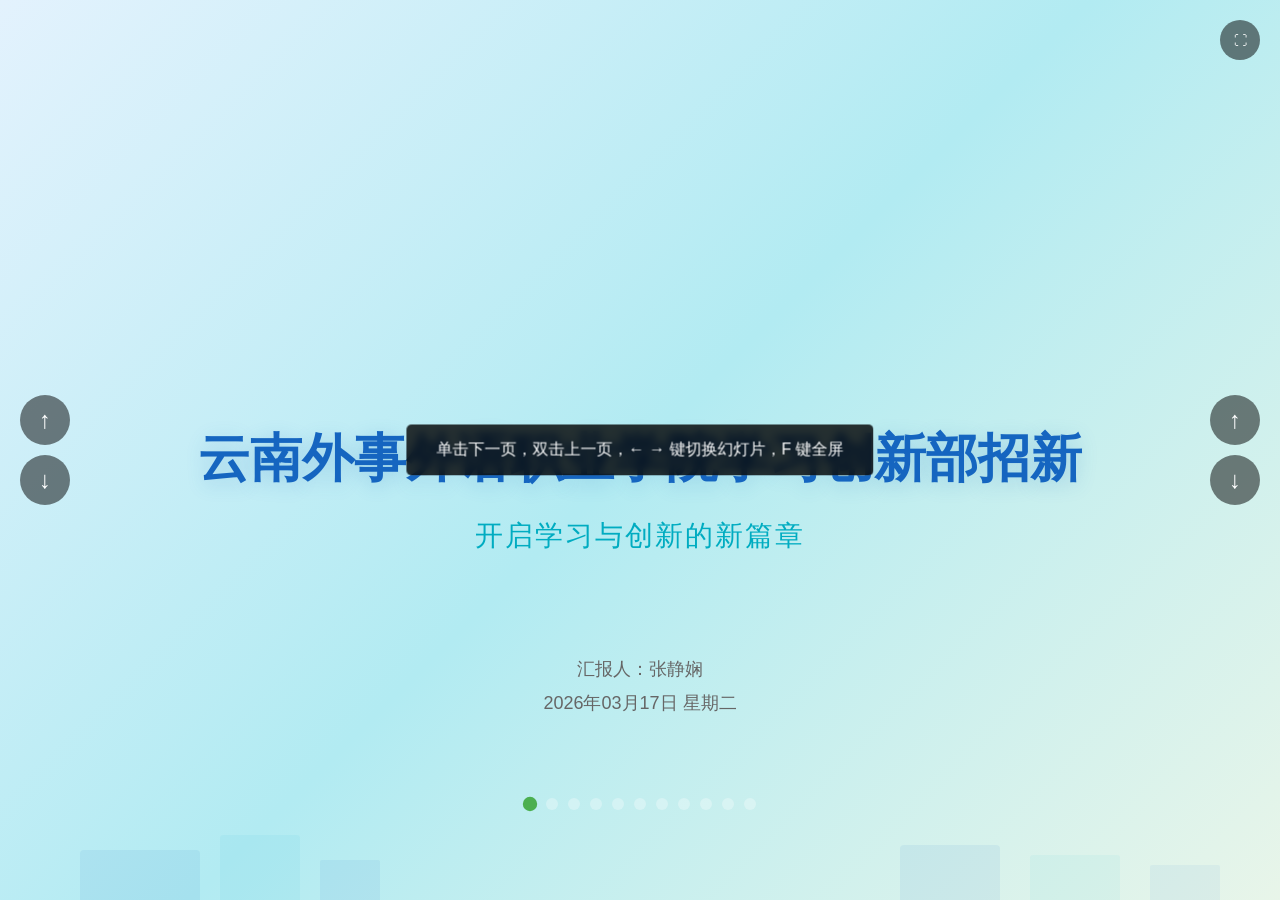
<file: index.html>
<!DOCTYPE html>
<html lang="zh-CN">
<head>
    <meta charset="UTF-8">
    <meta name="viewport" content="width=device-width, initial-scale=1.0">
    <title>张静娴PPT</title>
    <link rel="stylesheet" href="styles.css">
</head>
<body>
    <div class="container">
        <div class="slideshow" id="slideshow">
            <!-- 幻灯片将通过JavaScript动态添加 -->
        </div>
    </div>
    
    <div class="progress">
        <div class="progress-bar" id="progressBar"></div>
    </div>
    
    <div class="slide-indicators" id="slideIndicators">
        <!-- 这里将添加幻灯片指示器 -->
    </div>
    
    <!-- 左侧上下导航按钮 -->
    <div class="nav-buttons left-nav">
        <button class="nav-btn up-btn" id="leftUpBtn">↑</button>
        <button class="nav-btn down-btn" id="leftDownBtn">↓</button>
    </div>
    
    <!-- 右侧上下导航按钮 -->
    <div class="nav-buttons right-nav">
        <button class="nav-btn up-btn" id="rightUpBtn">↑</button>
        <button class="nav-btn down-btn" id="rightDownBtn">↓</button>
    </div>
    
    <button class="fullscreen-btn" id="fullscreenBtn">⛶</button>

    <script>
        // 幻灯片数据
        const slides = [
            { src: 'html_files/file1.html', alt: '幻灯片 1' },
            { src: 'html_files/file2.html', alt: '幻灯片 2' },
            { src: 'html_files/file3.html', alt: '幻灯片 3' },
            { src: 'html_files/file4.html', alt: '幻灯片 4' },
            { src: 'html_files/file5.html', alt: '幻灯片 5' },
            { src: 'html_files/file6.html', alt: '幻灯片 6' },
            { src: 'html_files/file7.html', alt: '幻灯片 7' },
            { src: 'html_files/file8.html', alt: '幻灯片 8' },
            { src: 'html_files/file9.html', alt: '幻灯片 9' },
            { src: 'html_files/file10.html', alt: '幻灯片 10' },
            { src: 'html_files/file11.html', alt: '幻灯片 11' }
        ];
        
        // DOM元素
        const slideshow = document.getElementById('slideshow');
        const slideIndicators = document.getElementById('slideIndicators');
        const progressBar = document.getElementById('progressBar');
        const fullscreenBtn = document.getElementById('fullscreenBtn');
        
        // 全局变量
        let currentSlide = 0;
        
        // 初始化幻灯片
        function initSlides() {
            slideshow.innerHTML = '';
            slideIndicators.innerHTML = '';
            
            if (slides.length === 0) {
                const noSlidesMessage = document.createElement('div');
                noSlidesMessage.textContent = '没有找到幻灯片，请检查图片路径';
                noSlidesMessage.style.cssText = `
                    position: absolute;
                    top: 50%;
                    left: 50%;
                    transform: translate(-50%, -50%);
                    color: #fff;
                    font-size: 18px;
                    text-align: center;
                `;
                slideshow.appendChild(noSlidesMessage);
                return;
            }
            
            slides.forEach((slide, index) => {
                // 创建幻灯片元素
                const slideElement = document.createElement('div');
                slideElement.classList.add('slide');
                slideElement.dataset.index = index;
                
                // 设置样式
                slideElement.style.position = 'absolute';
                slideElement.style.top = '0';
                slideElement.style.left = '0';
                slideElement.style.width = '100%';
                slideElement.style.height = '100%';
                slideElement.style.opacity = index === currentSlide ? '1' : '0';
                slideElement.style.zIndex = index === currentSlide ? '1' : '0';
                slideElement.style.transition = 'opacity 0.5s ease';
                
                // 创建加载中动画
                const spinnerElement = document.createElement('div');
                spinnerElement.classList.add('loading-spinner');
                slideElement.appendChild(spinnerElement);
                
                // 创建iframe元素
                const iframeElement = document.createElement('iframe');
                iframeElement.src = slide.src;
                iframeElement.alt = slide.alt;
                iframeElement.style.width = '100%';
                iframeElement.style.height = '100%';
                iframeElement.style.border = 'none';
                iframeElement.style.background = '#fff';
                
                // 处理iframe加载
                iframeElement.onload = function() {
                    spinnerElement.style.display = 'none';
                };
                
                iframeElement.onerror = function() {
                    spinnerElement.style.display = 'none';
                    this.src = 'data:text/html;charset=utf-8,%3Chtml%3E%3Cbody%3E%3Cdiv style%3D%22display%3Aflex%3Bjustify-content%3Acenter%3Balign-items%3Acenter%3Bheight%3A100%25%3Bfont-size%3A20px%3Bcolor%3A%23666%22%3EHTML文件加载失败%3C%2Fdiv%3E%3C%2Fbody%3E%3C%2Fhtml%3E';
                };
                
                slideElement.appendChild(iframeElement);
                slideshow.appendChild(slideElement);
                
                // 创建指示器
                const indicator = document.createElement('div');
                indicator.classList.add('indicator');
                indicator.dataset.index = index;
                if (index === currentSlide) {
                    indicator.classList.add('active');
                }
                
                indicator.addEventListener('click', () => {
                    goToSlide(index);
                });
                
                slideIndicators.appendChild(indicator);
            });
        }
        
        // 切换到指定幻灯片
        function goToSlide(newIndex) {
            // 循环索引处理
            if (newIndex < 0) {
                newIndex = slides.length - 1;
            } else if (newIndex >= slides.length) {
                newIndex = 0;
            }
            
            // 避免不必要的切换
            if (newIndex === currentSlide) {
                return;
            }
            
            // 获取所有幻灯片
            const allSlides = document.querySelectorAll('.slide');
            
            // 隐藏所有幻灯片
            allSlides.forEach((slide, index) => {
                slide.style.opacity = '0';
                slide.style.zIndex = '0';
            });
            
            // 显示目标幻灯片
            if (newIndex >= 0 && newIndex < allSlides.length) {
                allSlides[newIndex].style.opacity = '1';
                allSlides[newIndex].style.zIndex = '1';
                currentSlide = newIndex;
                
                // 更新指示器
                updateIndicators();
                
                // 重置进度条
                resetProgressBar();
                
                // 显示提示信息
                showTempMessage(`第 ${currentSlide + 1} 张 / 共 ${slides.length} 张`, 500);
            }
        }
        
        // 上一张幻灯片
        function prevSlide() {
            goToSlide(currentSlide - 1);
        }
        
        // 下一张幻灯片
        function nextSlide() {
            goToSlide(currentSlide + 1);
        }
        
        // 更新指示器
        function updateIndicators() {
            const indicators = document.querySelectorAll('.indicator');
            indicators.forEach((indicator, index) => {
                if (index === currentSlide) {
                    indicator.classList.add('active');
                } else {
                    indicator.classList.remove('active');
                }
            });
        }
        
        // 重置进度条
        function resetProgressBar() {
            if (progressBar) {
                progressBar.style.width = '0%';
            }
        }
        
        // 切换全屏模式
        function toggleFullscreen() {
            if (!document.fullscreenElement && !document.mozFullScreenElement && !document.webkitFullscreenElement && !document.msFullscreenElement) {
                // 尝试不同浏览器的全屏API
                if (document.documentElement.requestFullscreen) {
                    document.documentElement.requestFullscreen().catch(err => {
                        handleFullscreenError(err);
                    });
                } else if (document.documentElement.mozRequestFullScreen) {
                    document.documentElement.mozRequestFullScreen().catch(err => {
                        handleFullscreenError(err);
                    });
                } else if (document.documentElement.webkitRequestFullscreen) {
                    // 对于iOS设备，需要特殊处理
                    if (/iPad|iPhone|iPod/.test(navigator.userAgent) && !window.MSStream) {
                        showTempMessage('在iOS设备上，请使用屏幕旋转锁定并最大化浏览器窗口', 3000);
                    } else {
                        document.documentElement.webkitRequestFullscreen().catch(err => {
                            handleFullscreenError(err);
                        });
                    }
                } else if (document.documentElement.msRequestFullscreen) {
                    document.documentElement.msRequestFullscreen().catch(err => {
                        handleFullscreenError(err);
                    });
                } else {
                    showTempMessage('您的浏览器不支持全屏模式', 2000);
                }
            } else {
                if (document.exitFullscreen) {
                    document.exitFullscreen();
                } else if (document.mozCancelFullScreen) {
                    document.mozCancelFullScreen();
                } else if (document.webkitExitFullscreen) {
                    document.webkitExitFullscreen();
                } else if (document.msExitFullscreen) {
                    document.msExitFullscreen();
                }
            }
        }
        
        // 处理全屏错误
        function handleFullscreenError(err) {
            console.error('全屏错误:', err);
            // 根据错误类型显示不同的提示
            if (err.name === 'NotAllowedError') {
                showTempMessage('需要用户交互才能切换全屏模式', 2000);
            } else if (err.name === 'SecurityError') {
                showTempMessage('安全限制阻止了全屏模式', 2000);
            } else {
                showTempMessage('无法切换全屏模式', 2000);
            }
        }
        
        // 显示临时消息
        function showTempMessage(message, duration = 2000) {
            let messageElement = document.getElementById('tempMessage');
            
            if (!messageElement) {
                messageElement = document.createElement('div');
                messageElement.id = 'tempMessage';
                messageElement.style.cssText = `
                    position: fixed;
                    top: 50%;
                    left: 50%;
                    transform: translate(-50%, -50%);
                    background-color: rgba(0, 0, 0, 0.8);
                    color: white;
                    padding: 15px 30px;
                    border-radius: 5px;
                    z-index: 1000;
                    font-size: 16px;
                    backdrop-filter: blur(5px);
                    transition: opacity 0.3s, transform 0.3s;
                `;
                document.body.appendChild(messageElement);
            }
            
            messageElement.textContent = message;
            messageElement.style.opacity = '1';
            messageElement.style.transform = 'translate(-50%, -50%) scale(1)';
            
            setTimeout(() => {
                messageElement.style.opacity = '0';
                messageElement.style.transform = 'translate(-50%, -50%) scale(0.8)';
                
                setTimeout(() => {
                    if (messageElement.parentNode) {
                        messageElement.parentNode.removeChild(messageElement);
                    }
                }, 300);
            }, duration);
        }
        
        // 初始化事件监听器
        function initEventListeners() {
            // 全屏按钮
            fullscreenBtn.addEventListener('click', toggleFullscreen);
            
            // 导航按钮
            const leftUpBtn = document.getElementById('leftUpBtn');
            const leftDownBtn = document.getElementById('leftDownBtn');
            const rightUpBtn = document.getElementById('rightUpBtn');
            const rightDownBtn = document.getElementById('rightDownBtn');
            
            if (leftUpBtn) leftUpBtn.addEventListener('click', prevSlide);
            if (leftDownBtn) leftDownBtn.addEventListener('click', nextSlide);
            if (rightUpBtn) rightUpBtn.addEventListener('click', prevSlide);
            if (rightDownBtn) rightDownBtn.addEventListener('click', nextSlide);
            
            // 点击事件
            document.addEventListener('click', (e) => {
                if (e.target.classList.contains('nav-btn') || e.target.classList.contains('fullscreen-btn')) {
                    return;
                }
                nextSlide();
            });
            
            // 双击事件
            document.addEventListener('dblclick', (e) => {
                if (e.target.classList.contains('nav-btn') || e.target.classList.contains('fullscreen-btn')) {
                    return;
                }
                prevSlide();
            });
            
            // 键盘事件
            document.addEventListener('keydown', (e) => {
                if (e.target.tagName === 'INPUT' || e.target.tagName === 'TEXTAREA' || e.target.isContentEditable) {
                    return;
                }
                
                switch (e.key) {
                    case 'ArrowLeft':
                        prevSlide();
                        break;
                    case 'ArrowRight':
                        nextSlide();
                        break;
                    case 'f':
                    case 'F':
                        toggleFullscreen();
                        break;
                    case 'Escape':
                        if (document.fullscreenElement) {
                            document.exitFullscreen();
                        }
                        break;
                    case '1':
                    case '2':
                    case '3':
                    case '4':
                    case '5':
                    case '6':
                    case '7':
                    case '8':
                    case '9':
                        const slideNum = parseInt(e.key) - 1;
                        if (slideNum >= 0 && slideNum < slides.length) {
                            goToSlide(slideNum);
                        }
                        break;
                }
            });
            
            // 全屏状态变化 - 支持不同浏览器
            document.addEventListener('fullscreenchange', updateFullscreenButton);
            document.addEventListener('mozfullscreenchange', updateFullscreenButton);
            document.addEventListener('webkitfullscreenchange', updateFullscreenButton);
            document.addEventListener('MSFullscreenChange', updateFullscreenButton);
            
            function updateFullscreenButton() {
                if (document.fullscreenElement || document.mozFullScreenElement || document.webkitFullscreenElement || document.msFullscreenElement) {
                    fullscreenBtn.textContent = '⤦';
                } else {
                    fullscreenBtn.textContent = '⛶';
                }
            }
        }
        
        // 初始化
        function init() {
            initSlides();
            initEventListeners();
            
            // 显示使用提示
            setTimeout(() => {
                showTempMessage('单击下一页，双击上一页，← → 键切换幻灯片，F 键全屏', 3000);
            }, 1000);
        }
        
        // 页面加载完成后初始化
        if (document.readyState === 'loading') {
            window.addEventListener('DOMContentLoaded', init);
        } else {
            init();
        }
    </script>
</body>
</html>
</file>
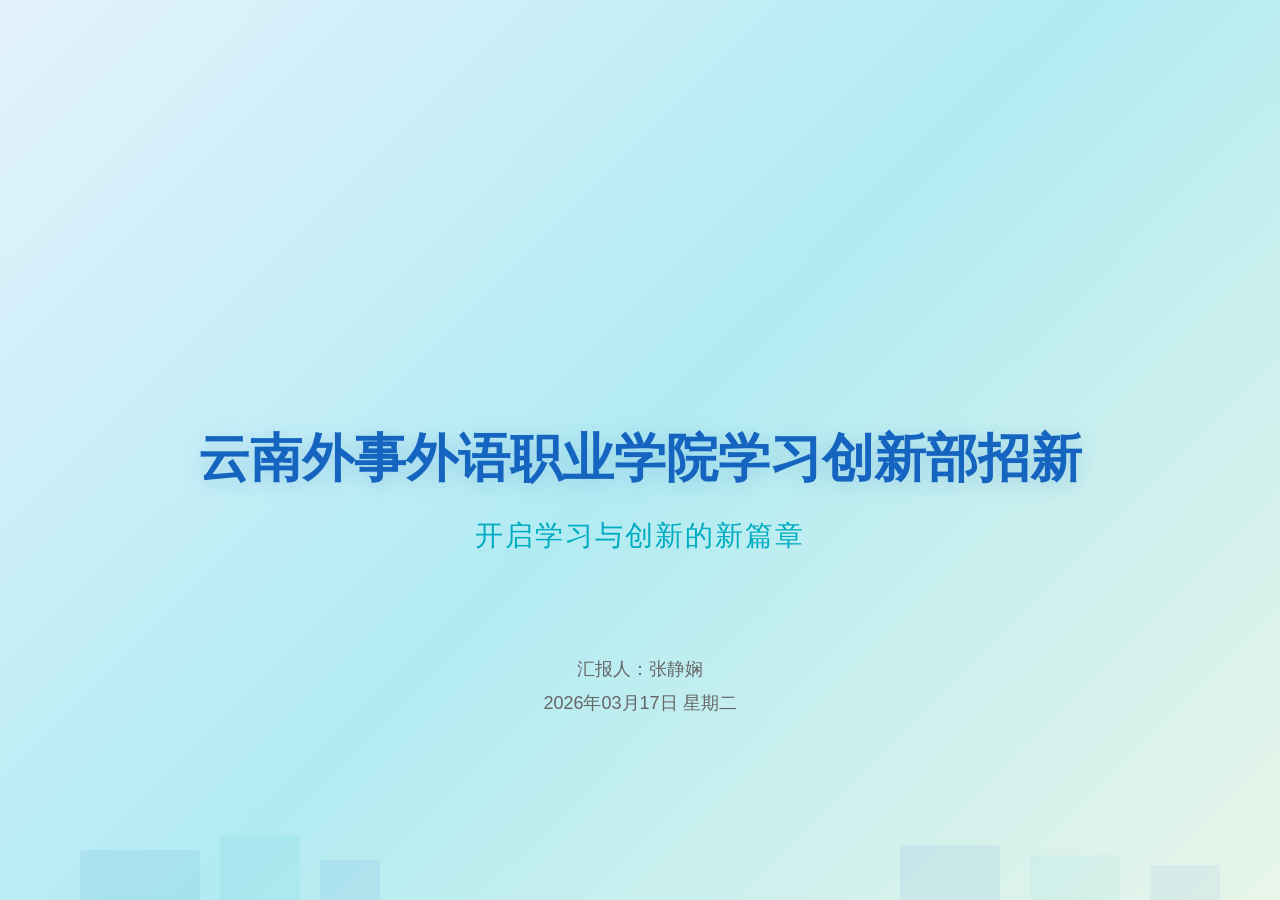
<file: html_files/file1.html>
<!DOCTYPE html>
<html lang="zh-CN">
<head>
  <meta charset="UTF-8">
  <meta name="viewport" content="width=device-width, initial-scale=1.0">
  <title>云南外事外语职业学院学习创新部招新</title>
  <script src="https://qn.cache.wpscdn.cn/copilot-test/copilot-cdn/js/tailwindcss@3.4.17.js"></script>
  <link href="https://qn.cache.wpscdn.cn/copilot-test/copilot-cdn/css/fontawesome-free@6.4.0.css" rel="stylesheet" />
  <style>
    * {
      margin: 0;
      padding: 0;
      list-style: none;
      text-decoration: none;
      box-sizing: border-box;
      user-select: none;
    }
    
    html, body {
      width: 100%;
      height: 100%;
      overflow: hidden;
    }
    
    .slide-container {
      width: 100vw;
      height: 100vh;
      display: flow-root;
      position: relative;
      overflow: hidden;
      background: linear-gradient(135deg, #E3F2FD 0%, #B2EBF2 50%, #E8F5E9 100%);
    }
    
    .slide-container h1 {
      font-family: "Microsoft YaHei", "SimHei", Arial, sans-serif !important;
      font-size: 52px !important;
      font-weight: 700 !important;
      line-height: 1.3 !important;
      color: #1565C0 !important;
      text-shadow: 0 4px 20px rgba(21, 101, 192, 0.2);
      text-align: center;
      max-width: 900px;
    }
    
    .slide-container h2 {
      font-family: "Microsoft YaHei", "SimHei", Arial, sans-serif !important;
      font-size: 28px !important;
      font-weight: 400 !important;
      line-height: 1.4 !important;
      color: #00ACC1 !important;
      text-align: center;
      letter-spacing: 2px;
    }
    
    .slide-container p {
      font-family: "Microsoft YaHei", "SimHei", Arial, sans-serif !important;
      font-size: 18px !important;
      font-weight: 400 !important;
      color: #666666 !important;
      text-align: center;
    }
    
    .slide-content-wrapper {
      position: relative;
      z-index: 10;
      width: 100%;
      height: 100%;
      display: flex;
      flex-direction: column;
      justify-content: center;
      align-items: center;
    }
    
    .slide-main-area {
      padding-top: 80px;
      display: flex;
      flex-direction: column;
      justify-content: flex-start;
      align-items: center;
    }
    
    .slide-subtitle {
      padding-top: 24px;
    }
    
    .slide-date-area {
      position: absolute;
      bottom: 160px;
      left: 0;
      width: 100%;
      height: 80px;
      display: flex;
      flex-direction: column;
      justify-content: center;
      align-items: center;
    }
    
    .slide-speaker {
      font-family: "Microsoft YaHei", "SimHei", Arial, sans-serif !important;
      font-size: 16px !important;
      font-weight: 400 !important;
      color: #666666 !important;
      text-align: center;
      padding-bottom: 10px;
    }
    
    .slide-date-inner {
      padding-bottom: 28px;
    }
    
    .slide-icon-decor {
      position: absolute;
      z-index: 1;
    }
    
    .slide-icon-top-left {
      top: 80px;
      left: 60px;
      font-size: 48px;
      color: #1565C0;
      opacity: 0.18;
    }
    
    .slide-icon-top-right {
      top: 70px;
      right: 80px;
      font-size: 56px;
      color: #00ACC1;
      opacity: 0.15;
    }
    
    .slide-icon-bottom-left {
      bottom: 120px;
      left: 100px;
      font-size: 40px;
      color: #00ACC1;
      opacity: 0.12;
    }
    
    .slide-icon-bottom-right {
      bottom: 100px;
      right: 120px;
      font-size: 44px;
      color: #FF6D00;
      opacity: 0.14;
    }
    
    .slide-building-decor {
      position: absolute;
      bottom: 0;
      left: 0;
      width: 100%;
      height: 80px;
      z-index: 0;
    }
    
    .slide-building-1 {
      position: absolute;
      left: 80px;
      bottom: 0;
      width: 120px;
      height: 50px;
      background-color: #1565C0;
      opacity: 0.08;
      border-radius: 4px 4px 0 0;
    }
    
    .slide-building-2 {
      position: absolute;
      left: 220px;
      bottom: 0;
      width: 80px;
      height: 65px;
      background-color: #00ACC1;
      opacity: 0.06;
      border-radius: 3px 3px 0 0;
    }
    
    .slide-building-3 {
      position: absolute;
      left: 320px;
      bottom: 0;
      width: 60px;
      height: 40px;
      background-color: #1565C0;
      opacity: 0.07;
      border-radius: 2px 2px 0 0;
    }
    
    .slide-building-4 {
      position: absolute;
      right: 280px;
      bottom: 0;
      width: 100px;
      height: 55px;
      background-color: #1565C0;
      opacity: 0.07;
      border-radius: 4px 4px 0 0;
    }
    
    .slide-building-5 {
      position: absolute;
      right: 160px;
      bottom: 0;
      width: 90px;
      height: 45px;
      background-color: #00ACC1;
      opacity: 0.05;
      border-radius: 3px 3px 0 0;
    }
    
    .slide-building-6 {
      position: absolute;
      right: 60px;
      bottom: 0;
      width: 70px;
      height: 35px;
      background-color: #1565C0;
      opacity: 0.06;
      border-radius: 2px 2px 0 0;
    }
    
    /* 响应式设计 */
    @media (max-width: 768px) {
      .slide-container h1 {
        font-size: 36px !important;
        max-width: 90%;
      }
      
      .slide-container h2 {
        font-size: 20px !important;
      }
      
      .slide-container p {
        font-size: 14px !important;
      }
      
      .slide-main-area {
        padding-top: 40px;
      }
      
      .slide-date-area {
        bottom: 100px;
      }
      
      .slide-icon-top-left {
        top: 40px;
        left: 30px;
        font-size: 32px;
      }
      
      .slide-icon-top-right {
        top: 30px;
        right: 40px;
        font-size: 36px;
      }
      
      .slide-icon-bottom-left {
        bottom: 80px;
        left: 50px;
        font-size: 28px;
      }
      
      .slide-icon-bottom-right {
        bottom: 60px;
        right: 60px;
        font-size: 32px;
      }
      
      .slide-building-1 {
        left: 40px;
        width: 80px;
        height: 40px;
      }
      
      .slide-building-2 {
        left: 120px;
        width: 60px;
        height: 50px;
      }
      
      .slide-building-3 {
        left: 180px;
        width: 40px;
        height: 30px;
      }
      
      .slide-building-4 {
        right: 140px;
        width: 70px;
        height: 40px;
      }
      
      .slide-building-5 {
        right: 80px;
        width: 60px;
        height: 35px;
      }
      
      .slide-building-6 {
        right: 30px;
        width: 50px;
        height: 25px;
      }
    }
    
    @media (max-width: 480px) {
      .slide-container h1 {
        font-size: 28px !important;
        line-height: 1.2 !important;
      }
      
      .slide-container h2 {
        font-size: 16px !important;
      }
      
      .slide-container p {
        font-size: 12px !important;
      }
      
      .slide-main-area {
        padding-top: 20px;
      }
      
      .slide-subtitle {
        padding-top: 16px;
      }
      
      .slide-date-area {
        bottom: 80px;
      }
      
      .slide-icon-top-left,
      .slide-icon-top-right,
      .slide-icon-bottom-left,
      .slide-icon-bottom-right {
        display: none;
      }
      
      .slide-building-decor {
        height: 40px;
      }
      
      .slide-building-1 {
        left: 20px;
        width: 60px;
        height: 30px;
      }
      
      .slide-building-2 {
        left: 80px;
        width: 40px;
        height: 35px;
      }
      
      .slide-building-3 {
        left: 120px;
        width: 30px;
        height: 20px;
      }
      
      .slide-building-4 {
        right: 80px;
        width: 50px;
        height: 30px;
      }
      
      .slide-building-5 {
        right: 40px;
        width: 40px;
        height: 25px;
      }
      
      .slide-building-6 {
        right: 10px;
        width: 30px;
        height: 15px;
      }
    }
  </style>
</head>
<body>
  <div class="slide-container">
    <!-- 建筑轮廓装饰 -->
    <div class="slide-building-decor">
      <div class="slide-building-1"></div>
      <div class="slide-building-2"></div>
      <div class="slide-building-3"></div>
      <div class="slide-building-4"></div>
      <div class="slide-building-5"></div>
      <div class="slide-building-6"></div>
    </div>
    
    <!-- 装饰图标 -->
    <i class="fa-solid fa-lightbulb slide-icon-decor slide-icon-top-left"></i>
    <i class="fa-solid fa-gear slide-icon-decor slide-icon-top-right"></i>
    <i class="fa-solid fa-gear slide-icon-decor slide-icon-bottom-left"></i>
    <i class="fa-solid fa-lightbulb slide-icon-decor slide-icon-bottom-right"></i>
    
    <!-- 主内容区域 -->
    <div class="slide-content-wrapper">
      <div class="slide-main-area">
        <h1>云南外事外语职业学院学习创新部招新</h1>
        <div class="slide-subtitle">
          <h2>开启学习与创新的新篇章</h2>
        </div>
      </div>
      
      <div class="slide-date-area">
        <div class="slide-speaker">
          <p>汇报人：张静娴</p>
        </div>
        <div class="slide-date-inner">
          <p>2026年03月17日 星期二</p>
        </div>
      </div>
    </div>
  </div>
</body>
</html>
</file>
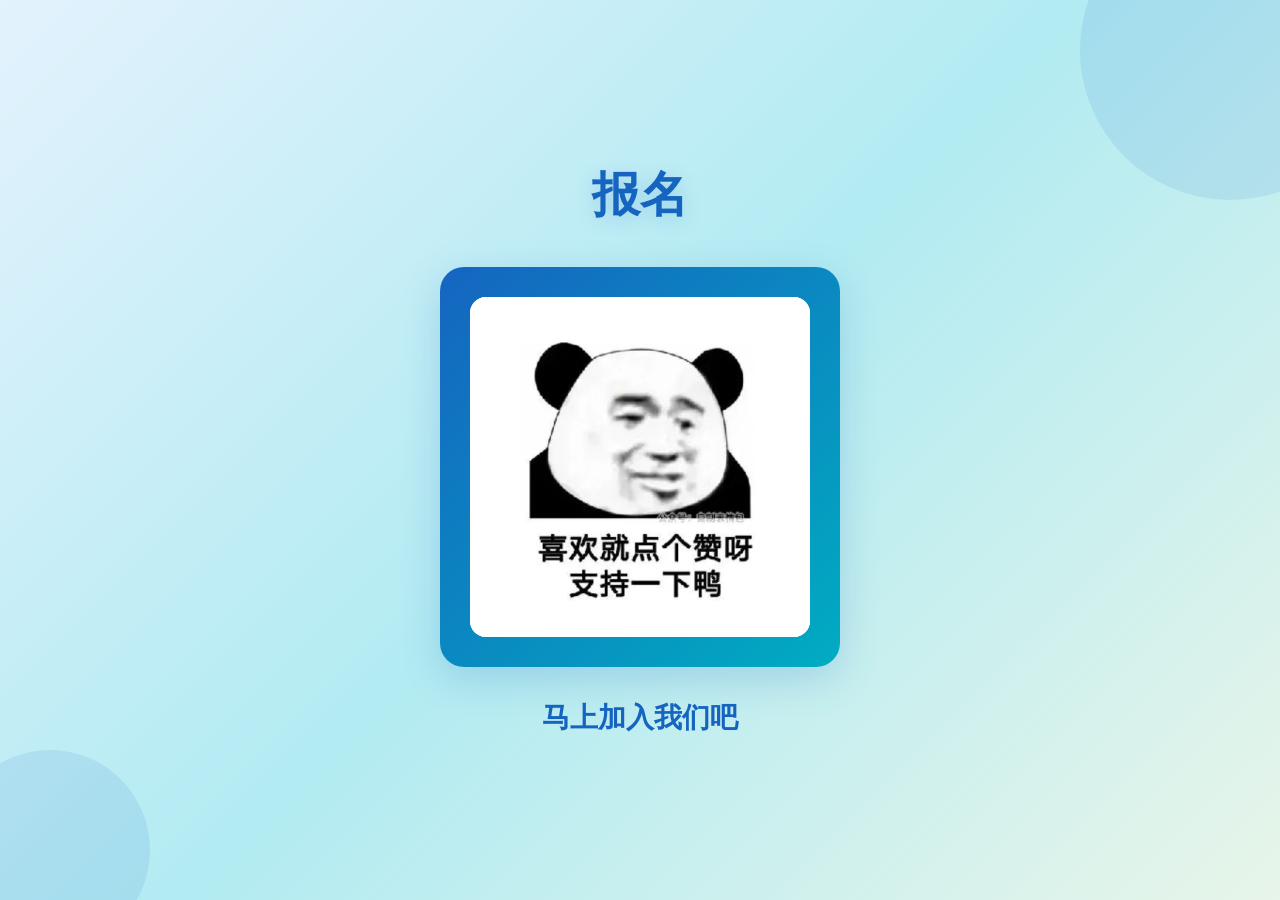
<file: html_files/file10.html>
<!DOCTYPE html>
<html lang="zh-CN">
<head>
    <meta charset="UTF-8">
    <meta name="viewport" content="width=device-width, initial-scale=1.0">
    <title>扫码报名</title>
    <script src="https://qn.cache.wpscdn.cn/copilot-test/copilot-cdn/js/tailwindcss@3.4.17.js"></script>
    <link href="https://qn.cache.wpscdn.cn/copilot-test/copilot-cdn/css/fontawesome-free@6.4.0.css" rel="stylesheet" />
    <style>
        * {
            margin: 0;
            padding: 0;
            list-style: none;
            text-decoration: none;
            box-sizing: border-box;
            user-select: none;
        }
        
        html, body {
            width: 100%;
            height: 100%;
            overflow: hidden;
        }
        
        .slide-container {
            width: 100vw;
            height: 100vh;
            display: flex;
            flex-direction: column;
            justify-content: center;
            align-items: center;
            background: linear-gradient(135deg, #E3F2FD 0%, #B2EBF2 50%, #E8F5E9 100%);
            position: relative;
            overflow: hidden;
        }
        
        /* 背景装饰 */
        .slide-bg-circle {
            position: absolute;
            border-radius: 50%;
            background: rgba(21, 101, 192, 0.1);
        }
        
        .slide-bg-circle-1 {
            width: 300px;
            height: 300px;
            top: -100px;
            right: -100px;
        }
        
        .slide-bg-circle-2 {
            width: 200px;
            height: 200px;
            bottom: -50px;
            left: -50px;
        }
        
        /* 页面标题 */
        .slide-title {
            font-family: "Microsoft YaHei", "微软雅黑", Arial, sans-serif;
            font-size: 48px !important;
            font-weight: 700;
            color: #1565C0;
            margin-bottom: 40px;
            text-shadow: 0 4px 20px rgba(21, 101, 192, 0.2);
        }
        
        /* 二维码容器 */
        .slide-qr-container {
            width: 400px;
            height: 400px;
            background: linear-gradient(135deg, #1565C0, #00ACC1);
            border-radius: 24px;
            padding: 30px;
            box-shadow: 0 12px 40px rgba(21, 101, 192, 0.2);
            margin-bottom: 32px;
        }
        
        /* 二维码图片 */
        .slide-qr-image {
            width: 340px;
            height: 340px;
            background: #FFFFFF;
            border-radius: 16px;
            overflow: hidden;
        }
        
        .slide-qr-image img {
            width: 100%;
            height: 100%;
            object-fit: cover;
        }
        
        /* 提示文字 */
        .slide-qr-text {
            font-family: "Microsoft YaHei", "微软雅黑", Arial, sans-serif;
            font-size: 28px;
            font-weight: 600;
            color: #1565C0;
            text-align: center;
        }
        
        /* 装饰图标 */
        .slide-icon {
            position: absolute;
            font-size: 48px;
            color: rgba(21, 101, 192, 0.1);
        }
        
        .slide-icon-1 {
            top: 100px;
            left: 100px;
        }
        
        .slide-icon-2 {
            top: 150px;
            right: 150px;
        }
        
        .slide-icon-3 {
            bottom: 100px;
            left: 150px;
        }
        
        .slide-icon-4 {
            bottom: 150px;
            right: 100px;
        }
    </style>
</head>
<body>
    <div class="slide-container">
        <!-- 背景装饰 -->
        <div class="slide-bg-circle slide-bg-circle-1"></div>
        <div class="slide-bg-circle slide-bg-circle-2"></div>
        
        <!-- 装饰图标 -->
        <i class="fa-solid fa-qrcode slide-icon slide-icon-1"></i>
        <i class="fa-solid fa-mobile-alt slide-icon slide-icon-2"></i>
        <i class="fa-solid fa-mobile-alt slide-icon slide-icon-3"></i>
        <i class="fa-solid fa-qrcode slide-icon slide-icon-4"></i>
        
        <!-- 页面标题 -->
        <h1 class="slide-title">报名</h1>
        
        <!-- 二维码区域 -->
        <div class="slide-qr-container">
            <div class="slide-qr-image">
                <img src="../images/5.jpg" alt="扫码报名">
            </div>
        </div>
        
        <!-- 提示文字 -->
        <div class="slide-qr-text">
            马上加入我们吧
        </div>
    </div>
</body>
</html>
</file>
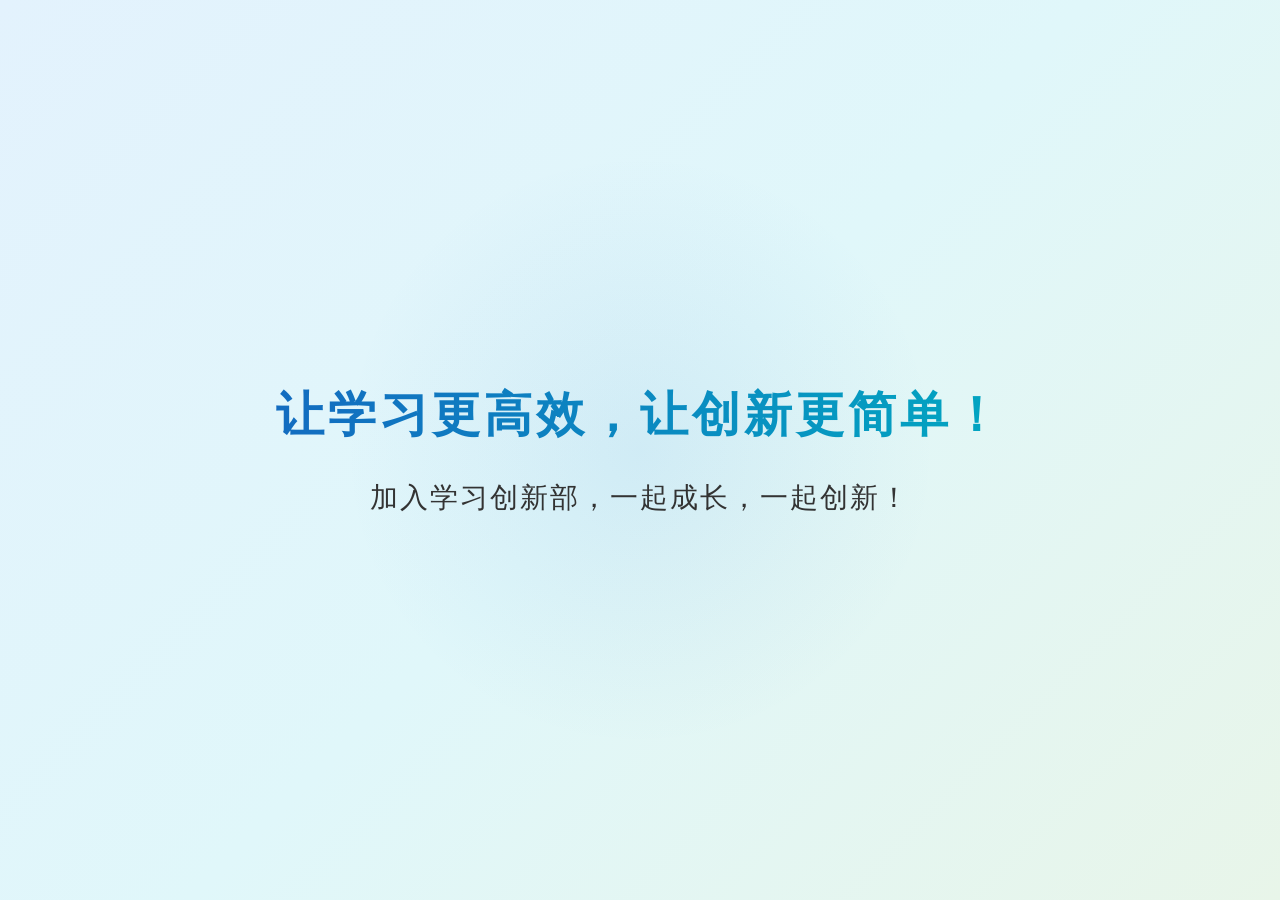
<file: html_files/file11.html>
<!DOCTYPE html>
<html lang="zh-CN">
<head>
  <meta charset="UTF-8">
  <meta name="viewport" content="width=device-width, initial-scale=1.0">
  <title>加入学习创新部</title>
  <script src="https://qn.cache.wpscdn.cn/copilot-test/copilot-cdn/js/tailwindcss@3.4.17.js"></script>
  <link href="https://qn.cache.wpscdn.cn/copilot-test/copilot-cdn/css/fontawesome-free@6.4.0.css" rel="stylesheet" />
  <style>
    * {
      margin: 0;
      padding: 0;
      list-style: none;
      text-decoration: none;
      box-sizing: border-box;
      user-select: none;
    }
    
    html, body {
      width: 100%;
      height: 100%;
      overflow: hidden;
    }
    
    .slide-container {
      width: 100vw;
      height: 100vh;
      display: flex;
      flex-direction: column;
      justify-content: center;
      align-items: center;
      background: linear-gradient(135deg, #E3F2FD 0%, #E0F7FA 50%, #E8F5E9 100%);
      padding: 60px;
      position: relative;
      overflow: hidden;
    }
    
    .slide-central-glow {
      position: absolute;
      width: 600px;
      height: 600px;
      top: 50%;
      left: 50%;
      transform: translate(-50%, -50%);
      background: radial-gradient(circle, rgba(21,101,192,0.08) 0%, transparent 70%);
      z-index: 0;
    }
    
    .slide-decoration-icon {
      position: absolute;
      z-index: 1;
    }
    
    .slide-icon-lightbulb {
      top: 80px;
      left: 120px;
      font-size: 60px;
      color: #FF6D00;
      opacity: 0.15;
    }
    
    .slide-icon-gear {
      top: 100px;
      right: 150px;
      font-size: 80px;
      color: #00ACC1;
      opacity: 0.12;
    }
    
    .slide-icon-book {
      bottom: 100px;
      left: 100px;
      font-size: 50px;
      color: #1565C0;
      opacity: 0.12;
    }
    
    .slide-icon-rocket {
      bottom: 120px;
      right: 130px;
      font-size: 55px;
      color: #FF6D00;
      opacity: 0.15;
    }
    
    .slide-slogan-container {
      max-width: 900px;
      width: 100%;
      display: flex;
      flex-direction: column;
      gap: 32px;
      text-align: center;
      z-index: 10;
    }
    
    .slide-main-slogan {
      font-family: "Microsoft YaHei", "SimHei", sans-serif;
      font-size: 48px !important;
      font-weight: 700 !important;
      letter-spacing: 4px;
      background: linear-gradient(90deg, #1565C0 0%, #00ACC1 100%);
      -webkit-background-clip: text;
      -webkit-text-fill-color: transparent;
      background-clip: text;
    }
    
    .slide-sub-slogan {
      font-family: "Microsoft YaHei", "SimHei", sans-serif;
      font-size: 28px !important;
      font-weight: 500 !important;
      color: #333333;
      letter-spacing: 2px;
    }
  </style>
</head>
<body>
  <div class="slide-container">
    <!-- 中央光晕背景 -->
    <div class="slide-central-glow"></div>
    
    <!-- 装饰图标 -->
    <i class="fa-solid fa-lightbulb slide-decoration-icon slide-icon-lightbulb"></i>
    <i class="fa-solid fa-gear slide-decoration-icon slide-icon-gear"></i>
    <i class="fa-solid fa-book-open slide-decoration-icon slide-icon-book"></i>
    <i class="fa-solid fa-rocket slide-decoration-icon slide-icon-rocket"></i>
    
    <!-- 中心口号区域 -->
    <div class="slide-slogan-container">
      <p class="slide-main-slogan">让学习更高效，让创新更简单！</p>
      <p class="slide-sub-slogan">加入学习创新部，一起成长，一起创新！</p>
    </div>
  </div>
</body>
</html>
</file>
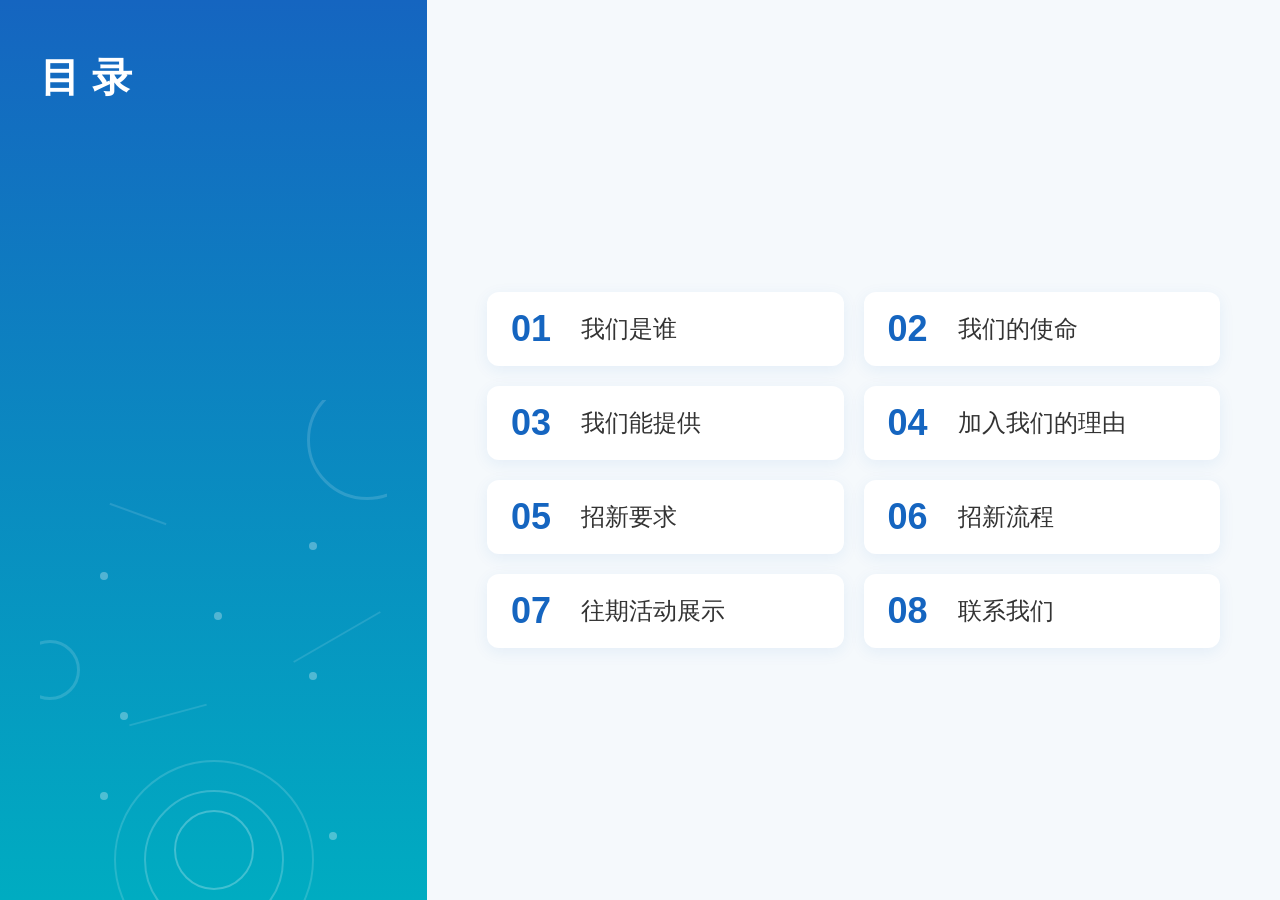
<file: html_files/file2.html>
<!DOCTYPE html>
<html lang="zh-CN">
<head>
  <meta charset="UTF-8">
  <meta name="viewport" content="width=device-width, initial-scale=1.0">
  <title>目录</title>
  <script src="https://qn.cache.wpscdn.cn/copilot-test/copilot-cdn/js/tailwindcss@3.4.17.js"></script>
  <link href="https://qn.cache.wpscdn.cn/copilot-test/copilot-cdn/css/fontawesome-free@6.4.0.css" rel="stylesheet" />
  <style>
    * {
      margin: 0;
      padding: 0;
      list-style: none;
      text-decoration: none;
      box-sizing: border-box;
      user-select: none;
    }
    
    html, body {
      width: 100%;
      height: 100%;
      overflow: hidden;
    }
    
    .slide-container {
      width: 100vw;
      height: 100vh;
      display: flow-root;
      background: #F5F9FC;
      position: relative;
    }
    
    .slide-layout {
      display: flex;
      width: 100%;
      height: 100%;
    }
    
    .slide-left-nav {
      width: 427px;
      height: 100%;
      background: linear-gradient(180deg, #1565C0 0%, #00ACC1 100%);
      display: flex;
      flex-direction: column;
      justify-content: space-between;
      padding-top: 50px;
      padding-left: 40px;
      padding-right: 40px;
      padding-bottom: 0;
      position: relative;
      overflow: hidden;
    }
    
    .slide-title-area {
      color: #FFFFFF;
      font-family: "Microsoft YaHei", Arial, sans-serif;
      font-size: 40px;
      font-weight: 700;
      letter-spacing: 12px;
      text-align: left;
      position: relative;
      z-index: 2;
    }
    
    .slide-decoration {
      width: 100%;
      height: 500px;
      position: relative;
      overflow: hidden;
    }
    
    .slide-circle-large {
      width: 200px;
      height: 200px;
      border: 2px solid rgba(255,255,255,0.15);
      border-radius: 50%;
      position: absolute;
      bottom: -60px;
      left: 50%;
      transform: translateX(-50%);
    }
    
    .slide-circle-medium {
      width: 140px;
      height: 140px;
      border: 2px solid rgba(255,255,255,0.2);
      border-radius: 50%;
      position: absolute;
      bottom: -30px;
      left: 50%;
      transform: translateX(-50%);
    }
    
    .slide-circle-small {
      width: 80px;
      height: 80px;
      border: 2px solid rgba(255,255,255,0.25);
      border-radius: 50%;
      position: absolute;
      bottom: 10px;
      left: 50%;
      transform: translateX(-50%);
    }
    
    .slide-dot {
      width: 8px;
      height: 8px;
      background: rgba(255,255,255,0.3);
      border-radius: 50%;
      position: absolute;
    }
    
    .slide-dot-1 { bottom: 180px; left: 80px; }
    .slide-dot-2 { bottom: 220px; right: 70px; }
    .slide-dot-3 { bottom: 100px; left: 60px; }
    .slide-dot-4 { bottom: 60px; right: 50px; }
    .slide-dot-5 { bottom: 280px; left: 50%; }
    .slide-dot-6 { bottom: 320px; left: 60px; }
    .slide-dot-7 { bottom: 350px; right: 70px; }
    
    .slide-line {
      position: absolute;
      background: rgba(255,255,255,0.12);
    }
    
    .slide-line-1 {
      width: 80px;
      height: 2px;
      bottom: 184px;
      left: 88px;
      transform: rotate(-15deg);
    }
    
    .slide-line-2 {
      width: 100px;
      height: 2px;
      bottom: 262px;
      right: 0;
      transform: rotate(-30deg);
    }
    
    .slide-line-3 {
      width: 60px;
      height: 2px;
      bottom: 385px;
      left: 68px;
      transform: rotate(20deg);
    }
    
    .slide-gear {
      position: absolute;
      border: 3px solid rgba(255,255,255,0.15);
      border-radius: 50%;
    }
    
    .slide-gear-1 {
      width: 120px;
      height: 120px;
      bottom: 400px;
      right: -40px;
    }
    
    .slide-gear-2 {
      width: 60px;
      height: 60px;
      bottom: 200px;
      left: -20px;
    }
    
    .slide-right-content {
      flex: 1;
      height: 100%;
      background: #F5F9FC;
      display: flex;
      align-items: center;
      padding-top: 40px;
      padding-left: 60px;
      padding-right: 60px;
    }
    
    .slide-grid-container {
      width: 100%;
      display: grid;
      grid-template-columns: 1fr 1fr;
      grid-template-rows: repeat(4, 1fr);
      gap: 20px;
    }
    
    .slide-item {
      display: flex;
      align-items: center;
      gap: 20px;
      background: #FFFFFF;
      border-radius: 12px;
      padding-top: 16px;
      padding-bottom: 16px;
      padding-left: 24px;
      padding-right: 24px;
      box-shadow: 0 4px 16px rgba(21,101,192,0.08);
    }
    
    .slide-number {
      font-size: 36px;
      font-weight: 700;
      color: #1565C0;
      font-family: "Microsoft YaHei", Arial, sans-serif;
      min-width: 50px;
    }
    
    .slide-item-title {
      font-size: 24px;
      font-weight: 500;
      color: #333333;
      font-family: "Microsoft YaHei", Arial, sans-serif;
    }
    
    /* 响应式设计 */
    @media (max-width: 1024px) {
      .slide-left-nav {
        width: 300px;
        padding-top: 30px;
        padding-left: 30px;
        padding-right: 30px;
      }
      
      .slide-title-area {
        font-size: 32px;
        letter-spacing: 8px;
      }
      
      .slide-right-content {
        padding-left: 40px;
        padding-right: 40px;
      }
      
      .slide-item {
        padding-top: 12px;
        padding-bottom: 12px;
        padding-left: 20px;
        padding-right: 20px;
      }
      
      .slide-number {
        font-size: 28px;
      }
      
      .slide-item-title {
        font-size: 20px;
      }
    }
    
    @media (max-width: 768px) {
      .slide-layout {
        flex-direction: column;
      }
      
      .slide-left-nav {
        width: 100%;
        height: 200px;
        padding-top: 20px;
        padding-left: 20px;
        padding-right: 20px;
      }
      
      .slide-title-area {
        font-size: 28px;
        letter-spacing: 6px;
        text-align: center;
      }
      
      .slide-decoration {
        display: none;
      }
      
      .slide-right-content {
        flex: 1;
        padding-top: 20px;
        padding-left: 20px;
        padding-right: 20px;
      }
      
      .slide-grid-container {
        grid-template-columns: 1fr;
        grid-template-rows: repeat(8, 1fr);
        gap: 12px;
      }
      
      .slide-item {
        padding-top: 10px;
        padding-bottom: 10px;
        padding-left: 16px;
        padding-right: 16px;
      }
      
      .slide-number {
        font-size: 24px;
        min-width: 40px;
      }
      
      .slide-item-title {
        font-size: 18px;
      }
    }
    
    @media (max-width: 480px) {
      .slide-left-nav {
        height: 150px;
        padding-top: 15px;
      }
      
      .slide-title-area {
        font-size: 24px;
        letter-spacing: 4px;
      }
      
      .slide-right-content {
        padding-left: 15px;
        padding-right: 15px;
      }
      
      .slide-item {
        gap: 12px;
        padding-top: 8px;
        padding-bottom: 8px;
        padding-left: 12px;
        padding-right: 12px;
      }
      
      .slide-number {
        font-size: 20px;
        min-width: 30px;
      }
      
      .slide-item-title {
        font-size: 16px;
      }
    }
  </style>
</head>
<body>
  <div class="slide-container">
    <div class="slide-layout">
      <div class="slide-left-nav">
        <div class="slide-title-area">目录</div>
        <div class="slide-decoration">
          <div class="slide-circle-large"></div>
          <div class="slide-circle-medium"></div>
          <div class="slide-circle-small"></div>
          <div class="slide-dot slide-dot-1"></div>
          <div class="slide-dot slide-dot-2"></div>
          <div class="slide-dot slide-dot-3"></div>
          <div class="slide-dot slide-dot-4"></div>
          <div class="slide-dot slide-dot-5"></div>
          <div class="slide-dot slide-dot-6"></div>
          <div class="slide-dot slide-dot-7"></div>
          <div class="slide-line slide-line-1"></div>
          <div class="slide-line slide-line-2"></div>
          <div class="slide-line slide-line-3"></div>
          <div class="slide-gear slide-gear-1"></div>
          <div class="slide-gear slide-gear-2"></div>
        </div>
      </div>
      <div class="slide-right-content">
        <div class="slide-grid-container">
          <div class="slide-item">
            <span class="slide-number">01</span>
            <span class="slide-item-title">我们是谁</span>
          </div>
          <div class="slide-item">
            <span class="slide-number">02</span>
            <span class="slide-item-title">我们的使命</span>
          </div>
          <div class="slide-item">
            <span class="slide-number">03</span>
            <span class="slide-item-title">我们能提供</span>
          </div>
          <div class="slide-item">
            <span class="slide-number">04</span>
            <span class="slide-item-title">加入我们的理由</span>
          </div>
          <div class="slide-item">
            <span class="slide-number">05</span>
            <span class="slide-item-title">招新要求</span>
          </div>
          <div class="slide-item">
            <span class="slide-number">06</span>
            <span class="slide-item-title">招新流程</span>
          </div>
          <div class="slide-item">
            <span class="slide-number">07</span>
            <span class="slide-item-title">往期活动展示</span>
          </div>
          <div class="slide-item">
            <span class="slide-number">08</span>
            <span class="slide-item-title">联系我们</span>
          </div>
        </div>
      </div>
    </div>
  </div>
</body>
</html>
</file>
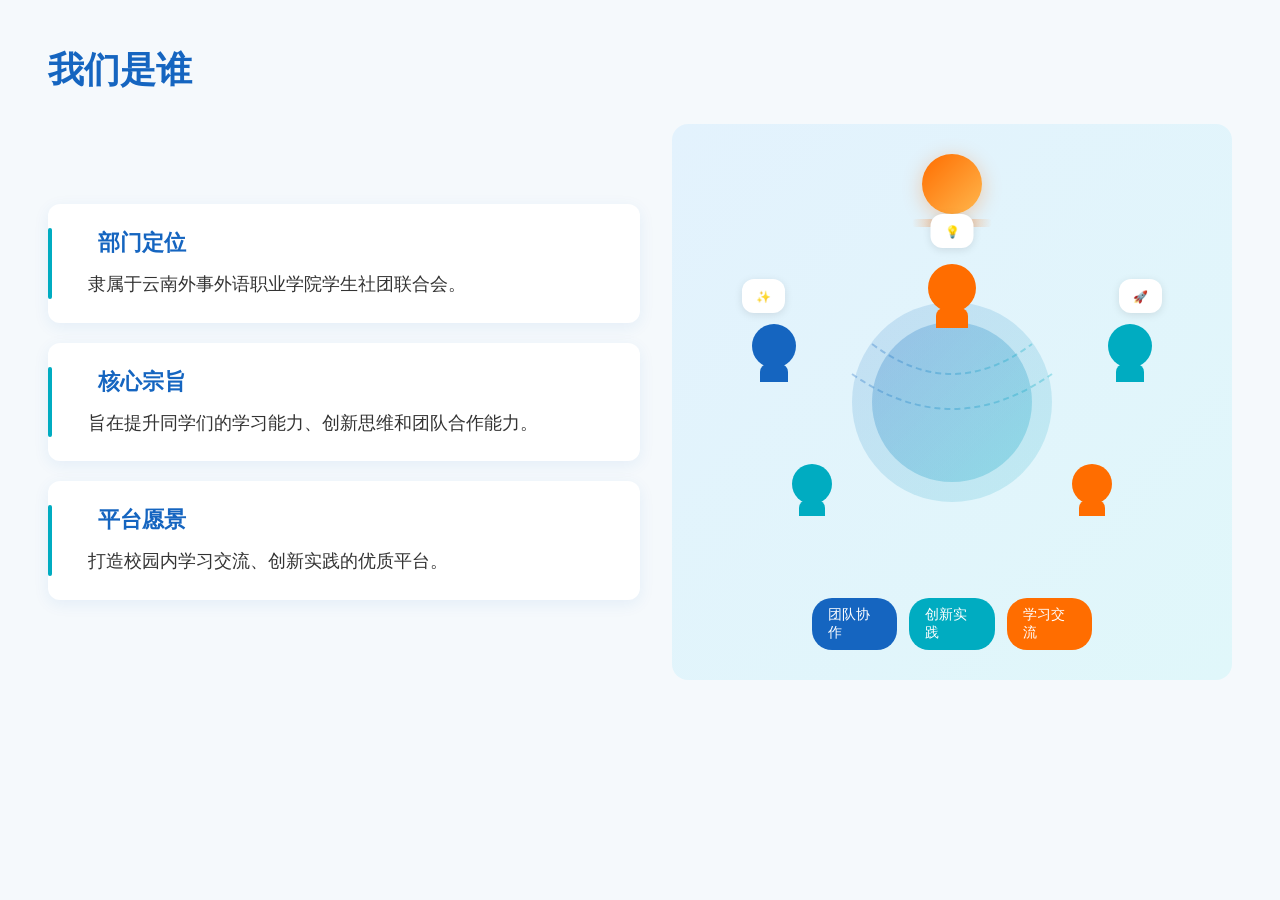
<file: html_files/file3.html>
<!DOCTYPE html>
<html lang="zh-CN">
<head>
  <meta charset="UTF-8">
  <meta name="viewport" content="width=device-width, initial-scale=1.0">
  <title>我们是谁</title>
  <script src="https://qn.cache.wpscdn.cn/copilot-test/copilot-cdn/js/tailwindcss@3.4.17.js"></script>
  <link href="https://qn.cache.wpscdn.cn/copilot-test/copilot-cdn/css/fontawesome-free@6.4.0.css" rel="stylesheet" />
  <script src="https://qn.cache.wpscdn.cn/copilot-test/copilot-cdn/js/echarts@5.4.3.min.js"></script>
  <style>
    * {
      margin: 0;
      padding: 0;
      list-style: none;
      text-decoration: none;
      box-sizing: border-box;
      user-select: none;
    }
    
    html, body {
      width: 100%;
      height: 100%;
      overflow: hidden;
    }
    
    /* 响应式设计 */
    @media (max-width: 1024px) {
      #slide-container {
        padding-top: 30px;
        padding-left: 32px;
        padding-right: 32px;
      }
      
      #slide-container h1 {
        font-size: 30px !important;
      }
      
      #slide-container .slide-card {
        padding: 16px;
      }
      
      #slide-container .slide-card-title {
        font-size: 18px !important;
      }
      
      #slide-container .slide-card-desc {
        font-size: 16px !important;
      }
    }
    
    @media (max-width: 768px) {
      #slide-container {
        padding-top: 20px;
        padding-left: 20px;
        padding-right: 20px;
      }
      
      #slide-container .slide-main-area {
        flex-direction: column;
        height: auto;
        gap: 20px;
        padding-top: 20px;
      }
      
      #slide-container .slide-left-content {
        width: 100%;
        height: auto;
      }
      
      #slide-container .slide-right-content {
        width: 100%;
        height: 300px;
      }
      
      #slide-container h1 {
        font-size: 24px !important;
      }
      
      #slide-container .slide-card {
        padding: 12px;
      }
      
      #slide-container .slide-card-title {
        font-size: 16px !important;
      }
      
      #slide-container .slide-card-desc {
        font-size: 14px !important;
      }
    }
    
    @media (max-width: 480px) {
      #slide-container {
        padding-top: 15px;
        padding-left: 15px;
        padding-right: 15px;
      }
      
      #slide-container h1 {
        font-size: 20px !important;
      }
      
      #slide-container .slide-card {
        padding: 10px;
      }
      
      #slide-container .slide-card-title {
        font-size: 14px !important;
      }
      
      #slide-container .slide-card-desc {
        font-size: 12px !important;
      }
      
      #slide-container .slide-right-content {
        height: 250px;
      }
    }
  </style>
</head>
<body>
  <div id="slide-container" style="width: 100vw; height: 100vh; display: flow-root; background: #F5F9FC; padding-top: 40px; padding-left: 48px; padding-right: 48px;">
    
    <!-- 标题区 -->
    <div style="height: 60px; display: flex; align-items: center;">
      <h1 style="font-size: 36px; font-weight: 700; color: #1565C0; font-family: 'Microsoft YaHei', 'SimHei', sans-serif;">我们是谁</h1>
    </div>
    
    <!-- 间距 -->
    <div style="height: 24px;"></div>
    
    <!-- 主内容区 -->
    <div style="height: 556px; display: flex; gap: 32px;">
      
      <!-- 左侧文本区 -->
      <div style="width: 592px; height: 100%; display: flex; flex-direction: column; gap: 20px; justify-content: center;">
        
        <!-- 卡片1：部门定位 -->
        <div style="background: #FFFFFF; border-radius: 12px; box-shadow: 0 4px 16px rgba(21, 101, 192, 0.08); padding: 24px; position: relative;">
          <div style="position: absolute; left: 0; top: 24px; bottom: 24px; width: 4px; background: #00ACC1; border-radius: 2px;"></div>
          <div style="padding-left: 16px;">
            <div style="display: flex; align-items: center; gap: 10px; margin-bottom: 12px;">
              <i class="fa-solid fa-location-dot" style="color: #1565C0; font-size: 20px;"></i>
              <span style="font-size: 22px; font-weight: 600; color: #1565C0; font-family: 'Microsoft YaHei', 'SimHei', sans-serif;">部门定位</span>
            </div>
            <p style="font-size: 18px; font-weight: 400; color: #333333; line-height: 1.6; font-family: 'Microsoft YaHei', 'SimSun', sans-serif;">隶属于云南外事外语职业学院学生社团联合会。</p>
          </div>
        </div>
        
        <!-- 卡片2：核心宗旨 -->
        <div style="background: #FFFFFF; border-radius: 12px; box-shadow: 0 4px 16px rgba(21, 101, 192, 0.08); padding: 24px; position: relative;">
          <div style="position: absolute; left: 0; top: 24px; bottom: 24px; width: 4px; background: #00ACC1; border-radius: 2px;"></div>
          <div style="padding-left: 16px;">
            <div style="display: flex; align-items: center; gap: 10px; margin-bottom: 12px;">
              <i class="fa-solid fa-bullseye" style="color: #1565C0; font-size: 20px;"></i>
              <span style="font-size: 22px; font-weight: 600; color: #1565C0; font-family: 'Microsoft YaHei', 'SimHei', sans-serif;">核心宗旨</span>
            </div>
            <p style="font-size: 18px; font-weight: 400; color: #333333; line-height: 1.6; font-family: 'Microsoft YaHei', 'SimSun', sans-serif;">旨在提升同学们的学习能力、创新思维和团队合作能力。</p>
          </div>
        </div>
        
        <!-- 卡片3：平台愿景 -->
        <div style="background: #FFFFFF; border-radius: 12px; box-shadow: 0 4px 16px rgba(21, 101, 192, 0.08); padding: 24px; position: relative;">
          <div style="position: absolute; left: 0; top: 24px; bottom: 24px; width: 4px; background: #00ACC1; border-radius: 2px;"></div>
          <div style="padding-left: 16px;">
            <div style="display: flex; align-items: center; gap: 10px; margin-bottom: 12px;">
              <i class="fa-solid fa-rocket" style="color: #1565C0; font-size: 20px;"></i>
              <span style="font-size: 22px; font-weight: 600; color: #1565C0; font-family: 'Microsoft YaHei', 'SimHei', sans-serif;">平台愿景</span>
            </div>
            <p style="font-size: 18px; font-weight: 400; color: #333333; line-height: 1.6; font-family: 'Microsoft YaHei', 'SimSun', sans-serif;">打造校园内学习交流、创新实践的优质平台。</p>
          </div>
        </div>
        
      </div>
      
      <!-- 右侧视觉区 -->
      <div style="width: 560px; height: 100%; background: linear-gradient(135deg, #E3F2FD 0%, #E0F7FA 100%); border-radius: 16px; position: relative; overflow: hidden;">
        
        <!-- 灯泡图标 - 象征创意 -->
        <div style="position: absolute; top: 30px; left: 50%; transform: translateX(-50%);">
          <div style="width: 60px; height: 60px; background: linear-gradient(135deg, #FF6D00 0%, #FFB74D 100%); border-radius: 50%; display: flex; align-items: center; justify-content: center; box-shadow: 0 4px 20px rgba(255, 109, 0, 0.3);">
            <i class="fa-solid fa-lightbulb" style="color: #FFFFFF; font-size: 28px;"></i>
          </div>
        </div>
        
        <!-- 创意光芒 -->
        <div style="position: absolute; top: 95px; left: 50%; transform: translateX(-50%); width: 80px; height: 8px; background: linear-gradient(90deg, transparent 0%, #FF6D00 50%, transparent 100%); opacity: 0.5; border-radius: 4px;"></div>
        
        <!-- 圆形桌面 -->
        <div style="position: absolute; top: 50%; left: 50%; transform: translate(-50%, -50%); width: 200px; height: 200px; background: linear-gradient(135deg, #1565C0 0%, #00ACC1 100%); border-radius: 50%; opacity: 0.15;"></div>
        <div style="position: absolute; top: 50%; left: 50%; transform: translate(-50%, -50%); width: 160px; height: 160px; background: linear-gradient(135deg, #1565C0 0%, #00ACC1 100%); border-radius: 50%; opacity: 0.25;"></div>
        
        <!-- 人物1 - 顶部 -->
        <div style="position: absolute; top: 140px; left: 50%; transform: translateX(-50%);">
          <div style="width: 48px; height: 48px; background: #FF6D00; border-radius: 50%; display: flex; align-items: center; justify-content: center;"></div>
          <div style="width: 32px; height: 20px; background: #FF6D00; margin: -4px auto 0; border-radius: 8px 8px 0 0;"></div>
        </div>
        
        <!-- 对话气泡1 -->
        <div style="position: absolute; top: 90px; left: 50%; transform: translateX(-50%); background: #FFFFFF; padding: 8px 14px; border-radius: 12px; box-shadow: 0 2px 8px rgba(0,0,0,0.1);">
          <span style="font-size: 12px; color: #1565C0; font-weight: 500;">💡</span>
        </div>
        
        <!-- 人物2 - 左上 -->
        <div style="position: absolute; top: 200px; left: 80px;">
          <div style="width: 44px; height: 44px; background: #1565C0; border-radius: 50%; display: flex; align-items: center; justify-content: center;"></div>
          <div style="width: 28px; height: 18px; background: #1565C0; margin: -4px auto 0; border-radius: 8px 8px 0 0;"></div>
        </div>
        
        <!-- 对话气泡2 -->
        <div style="position: absolute; top: 155px; left: 70px; background: #FFFFFF; padding: 8px 14px; border-radius: 12px; box-shadow: 0 2px 8px rgba(0,0,0,0.1);">
          <span style="font-size: 12px; color: #00ACC1; font-weight: 500;">✨</span>
        </div>
        
        <!-- 人物3 - 右上 -->
        <div style="position: absolute; top: 200px; right: 80px;">
          <div style="width: 44px; height: 44px; background: #00ACC1; border-radius: 50%; display: flex; align-items: center; justify-content: center;"></div>
          <div style="width: 28px; height: 18px; background: #00ACC1; margin: -4px auto 0; border-radius: 8px 8px 0 0;"></div>
        </div>
        
        <!-- 对话气泡3 -->
        <div style="position: absolute; top: 155px; right: 70px; background: #FFFFFF; padding: 8px 14px; border-radius: 12px; box-shadow: 0 2px 8px rgba(0,0,0,0.1);">
          <span style="font-size: 12px; color: #FF6D00; font-weight: 500;">🚀</span>
        </div>
        
        <!-- 人物4 - 左下 -->
        <div style="position: absolute; top: 340px; left: 120px;">
          <div style="width: 40px; height: 40px; background: #00ACC1; border-radius: 50%; display: flex; align-items: center; justify-content: center;"></div>
          <div style="width: 26px; height: 16px; background: #00ACC1; margin: -4px auto 0; border-radius: 8px 8px 0 0;"></div>
        </div>
        
        <!-- 人物5 - 右下 -->
        <div style="position: absolute; top: 340px; right: 120px;">
          <div style="width: 40px; height: 40px; background: #FF6D00; border-radius: 50%; display: flex; align-items: center; justify-content: center;"></div>
          <div style="width: 26px; height: 16px; background: #FF6D00; margin: -4px auto 0; border-radius: 8px 8px 0 0;"></div>
        </div>
        
        <!-- 连接线条 - 思想碰撞 -->
        <svg style="position: absolute; top: 0; left: 0; width: 100%; height: 100%; pointer-events: none;" viewBox="0 0 560 556">
          <defs>
            <linearGradient id="lineGradient1" x1="0%" y1="0%" x2="100%" y2="0%">
              <stop offset="0%" style="stop-color:#1565C0;stop-opacity:0.3" />
              <stop offset="100%" style="stop-color:#00ACC1;stop-opacity:0.3" />
            </linearGradient>
          </defs>
          <path d="M 200 220 Q 280 280 360 220" fill="none" stroke="url(#lineGradient1)" stroke-width="2" stroke-dasharray="6,4"/>
          <path d="M 180 250 Q 280 320 380 250" fill="none" stroke="url(#lineGradient1)" stroke-width="2" stroke-dasharray="6,4"/>
        </svg>
        
        <!-- 装饰齿轮 -->
        <div style="position: absolute; bottom: 40px; left: 40px;">
          <i class="fa-solid fa-gear" style="color: #00ACC1; font-size: 36px; opacity: 0.3;"></i>
        </div>
        <div style="position: absolute; bottom: 80px; right: 60px;">
          <i class="fa-solid fa-gear" style="color: #1565C0; font-size: 28px; opacity: 0.25;"></i>
        </div>
        
        <!-- 装饰星星 -->
        <div style="position: absolute; top: 180px; left: 40px;">
          <i class="fa-solid fa-star" style="color: #FF6D00; font-size: 14px; opacity: 0.4;"></i>
        </div>
        <div style="position: absolute; top: 130px; right: 50px;">
          <i class="fa-solid fa-star" style="color: #00ACC1; font-size: 12px; opacity: 0.5;"></i>
        </div>
        <div style="position: absolute; bottom: 120px; left: 100px;">
          <i class="fa-solid fa-star" style="color: #1565C0; font-size: 10px; opacity: 0.35;"></i>
        </div>
        
        <!-- 底部标签 -->
        <div style="position: absolute; bottom: 30px; left: 50%; transform: translateX(-50%); display: flex; gap: 12px;">
          <div style="background: #1565C0; color: #FFFFFF; padding: 8px 16px; border-radius: 20px; font-size: 14px; font-weight: 500; font-family: 'Microsoft YaHei', sans-serif;">团队协作</div>
          <div style="background: #00ACC1; color: #FFFFFF; padding: 8px 16px; border-radius: 20px; font-size: 14px; font-weight: 500; font-family: 'Microsoft YaHei', sans-serif;">创新实践</div>
          <div style="background: #FF6D00; color: #FFFFFF; padding: 8px 16px; border-radius: 20px; font-size: 14px; font-weight: 500; font-family: 'Microsoft YaHei', sans-serif;">学习交流</div>
        </div>
        
      </div>
      
    </div>
    
  </div>
</body>
</html>
</file>
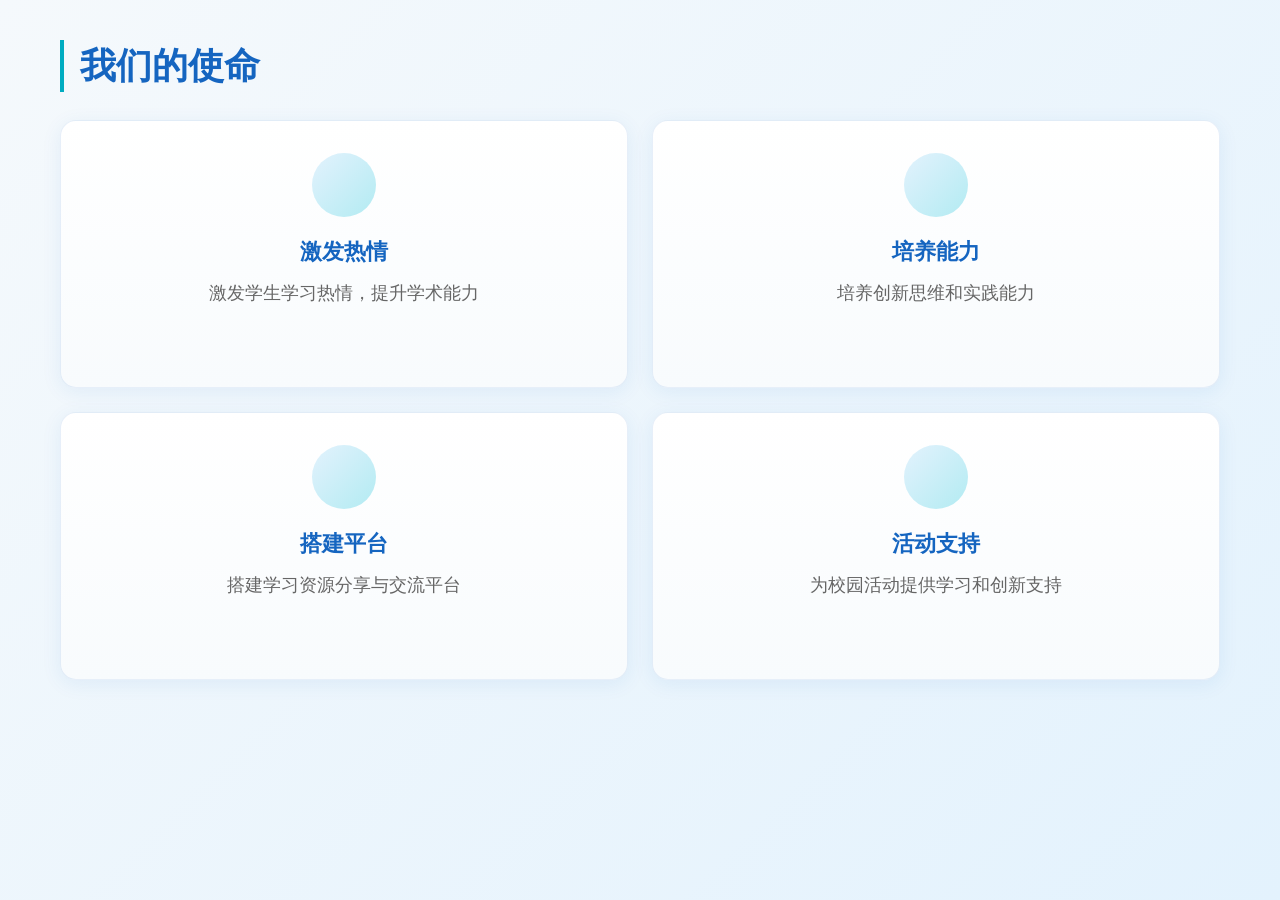
<file: html_files/file4.html>
<!DOCTYPE html>
<html lang="zh-CN">
<head>
  <meta charset="UTF-8">
  <meta name="viewport" content="width=device-width, initial-scale=1.0">
  <title>我们的使命</title>
  <script src="https://qn.cache.wpscdn.cn/copilot-test/copilot-cdn/js/tailwindcss@3.4.17.js"></script>
  <link href="https://qn.cache.wpscdn.cn/copilot-test/copilot-cdn/css/fontawesome-free@6.4.0.css" rel="stylesheet" />
  <style>
    * {
      margin: 0;
      padding: 0;
      list-style: none;
      text-decoration: none;
      box-sizing: border-box;
      user-select: none;
    }
    
    html, body {
      width: 100%;
      height: 100%;
      overflow: hidden;
    }
    
    .slide-container {
      width: 100vw;
      height: 100vh;
      display: flow-root;
      background: linear-gradient(135deg, #F5F9FC 0%, #E3F2FD 100%);
    }
    
    .slide-title-wrapper {
      padding-top: 40px;
      padding-left: 60px;
      padding-right: 60px;
    }
    
    .slide-title {
      font-size: 36px !important;
      font-weight: 700 !important;
      color: #1565C0;
      font-family: "微软雅黑", Arial, sans-serif;
      border-left: 4px solid #00ACC1;
      padding-left: 16px;
      line-height: 52px;
    }
    
    .slide-cards-wrapper {
      padding-left: 60px;
      padding-right: 60px;
      padding-top: 28px;
    }
    
    .slide-cards-grid {
      display: grid;
      grid-template-columns: 1fr 1fr;
      grid-template-rows: 1fr 1fr;
      gap: 24px;
      height: 560px;
    }
    
    .slide-card {
      background: linear-gradient(180deg, #FFFFFF 0%, #F8FBFD 100%);
      border-radius: 16px;
      box-shadow: 0 4px 20px rgba(21, 101, 192, 0.08);
      border: 1px solid rgba(21, 101, 192, 0.1);
      display: flex;
      flex-direction: column;
      align-items: center;
      padding-top: 32px;
      padding-left: 32px;
      padding-right: 32px;
    }
    
    .slide-icon-circle {
      width: 64px;
      height: 64px;
      border-radius: 50%;
      background: linear-gradient(135deg, #E3F2FD 0%, #B2EBF2 100%);
      display: flex;
      align-items: center;
      justify-content: center;
      margin-bottom: 20px;
    }
    
    .slide-icon-blue {
      font-size: 28px;
      color: #1565C0;
    }
    
    .slide-icon-orange {
      font-size: 28px;
      color: #FF6D00;
    }
    
    .slide-icon-cyan {
      font-size: 28px;
      color: #00ACC1;
    }
    
    .slide-card-title {
      font-size: 22px !important;
      font-weight: 600 !important;
      color: #1565C0;
      margin-bottom: 12px;
      font-family: "微软雅黑", Arial, sans-serif;
    }
    
    .slide-card-desc {
      font-size: 18px !important;
      font-weight: 400 !important;
      color: #666666;
      text-align: center;
      line-height: 1.6;
      max-width: 480px;
      font-family: "微软雅黑", Arial, sans-serif;
    }
    
    /* 响应式设计 */
    @media (max-width: 1024px) {
      .slide-title-wrapper {
        padding-top: 30px;
        padding-left: 40px;
        padding-right: 40px;
      }
      
      .slide-title {
        font-size: 30px !important;
        line-height: 44px;
      }
      
      .slide-cards-wrapper {
        padding-left: 40px;
        padding-right: 40px;
        padding-top: 20px;
      }
      
      .slide-cards-grid {
        gap: 16px;
        height: 480px;
      }
      
      .slide-card {
        padding-top: 24px;
        padding-left: 24px;
        padding-right: 24px;
      }
      
      .slide-icon-circle {
        width: 56px;
        height: 56px;
        margin-bottom: 16px;
      }
      
      .slide-icon-blue,
      .slide-icon-orange,
      .slide-icon-cyan {
        font-size: 24px;
      }
      
      .slide-card-title {
        font-size: 20px !important;
        margin-bottom: 10px;
      }
      
      .slide-card-desc {
        font-size: 16px !important;
      }
    }
    
    @media (max-width: 768px) {
      .slide-title-wrapper {
        padding-top: 20px;
        padding-left: 20px;
        padding-right: 20px;
      }
      
      .slide-title {
        font-size: 24px !important;
        line-height: 36px;
        padding-left: 12px;
      }
      
      .slide-cards-wrapper {
        padding-left: 20px;
        padding-right: 20px;
        padding-top: 16px;
      }
      
      .slide-cards-grid {
        grid-template-columns: 1fr;
        grid-template-rows: repeat(4, 1fr);
        gap: 12px;
        height: auto;
        min-height: 500px;
      }
      
      .slide-card {
        padding-top: 20px;
        padding-left: 20px;
        padding-right: 20px;
      }
      
      .slide-icon-circle {
        width: 48px;
        height: 48px;
        margin-bottom: 12px;
      }
      
      .slide-icon-blue,
      .slide-icon-orange,
      .slide-icon-cyan {
        font-size: 20px;
      }
      
      .slide-card-title {
        font-size: 18px !important;
      }
      
      .slide-card-desc {
        font-size: 14px !important;
      }
    }
    
    @media (max-width: 480px) {
      .slide-title-wrapper {
        padding-top: 15px;
        padding-left: 15px;
        padding-right: 15px;
      }
      
      .slide-title {
        font-size: 20px !important;
        line-height: 30px;
      }
      
      .slide-cards-wrapper {
        padding-left: 15px;
        padding-right: 15px;
        padding-top: 12px;
      }
      
      .slide-card {
        padding-top: 16px;
        padding-left: 16px;
        padding-right: 16px;
      }
      
      .slide-icon-circle {
        width: 40px;
        height: 40px;
        margin-bottom: 10px;
      }
      
      .slide-icon-blue,
      .slide-icon-orange,
      .slide-icon-cyan {
        font-size: 16px;
      }
      
      .slide-card-title {
        font-size: 16px !important;
      }
      
      .slide-card-desc {
        font-size: 12px !important;
      }
    }
  </style>
</head>
<body>
  <div class="slide-container">
    <!-- 标题区 -->
    <div class="slide-title-wrapper">
      <h1 class="slide-title">我们的使命</h1>
    </div>
    
    <!-- 卡片区 -->
    <div class="slide-cards-wrapper">
      <div class="slide-cards-grid">
        <!-- 左上卡片：激发热情 -->
        <div class="slide-card">
          <div class="slide-icon-circle">
            <i class="fa-solid fa-book slide-icon-blue"></i>
          </div>
          <h2 class="slide-card-title">激发热情</h2>
          <p class="slide-card-desc">激发学生学习热情，提升学术能力</p>
        </div>
        
        <!-- 右上卡片：培养能力 -->
        <div class="slide-card">
          <div class="slide-icon-circle">
            <i class="fa-solid fa-lightbulb slide-icon-orange"></i>
          </div>
          <h2 class="slide-card-title">培养能力</h2>
          <p class="slide-card-desc">培养创新思维和实践能力</p>
        </div>
        
        <!-- 左下卡片：搭建平台 -->
        <div class="slide-card">
          <div class="slide-icon-circle">
            <i class="fa-solid fa-share-nodes slide-icon-cyan"></i>
          </div>
          <h2 class="slide-card-title">搭建平台</h2>
          <p class="slide-card-desc">搭建学习资源分享与交流平台</p>
        </div>
        
        <!-- 右下卡片：活动支持 -->
        <div class="slide-card">
          <div class="slide-icon-circle">
            <i class="fa-solid fa-flag slide-icon-blue"></i>
          </div>
          <h2 class="slide-card-title">活动支持</h2>
          <p class="slide-card-desc">为校园活动提供学习和创新支持</p>
        </div>
      </div>
    </div>
  </div>
</body>
</html>
</file>
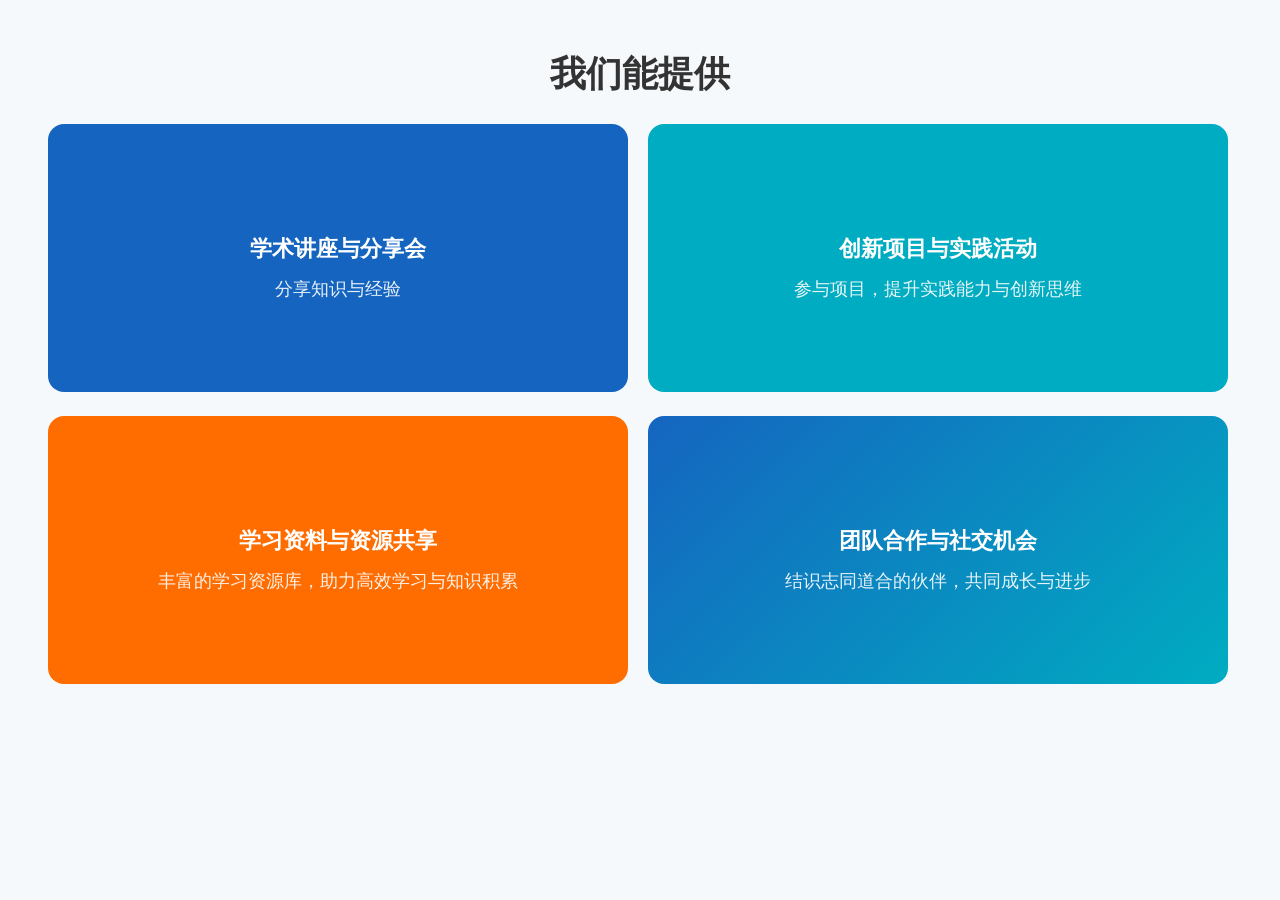
<file: html_files/file5.html>
<!DOCTYPE html>
<html lang="zh-CN">
<head>
  <meta charset="UTF-8">
  <meta name="viewport" content="width=device-width, initial-scale=1.0">
  <title>我们能提供</title>
  <script src="https://qn.cache.wpscdn.cn/copilot-test/copilot-cdn/js/tailwindcss@3.4.17.js"></script>
  <link href="https://qn.cache.wpscdn.cn/copilot-test/copilot-cdn/css/fontawesome-free@6.4.0.css" rel="stylesheet" />
  <script src="https://qn.cache.wpscdn.cn/copilot-test/copilot-cdn/js/echarts@5.4.3.min.js"></script>
  <style>
    * {
      margin: 0;
      padding: 0;
      list-style: none;
      text-decoration: none;
      box-sizing: border-box;
      user-select: none;
    }
    
    html, body {
      width: 100%;
      height: 100%;
      overflow: hidden;
    }
    
    .slide-container {
      width: 100vw;
      height: 100vh;
      background: #F5F9FC;
      display: flex;
      flex-direction: column;
      align-items: center;
      position: relative;
    }
    
    .slide-title {
      font-family: "Microsoft YaHei", "SimHei", "微软雅黑", "黑体", sans-serif;
      font-size: 36px !important;
      font-weight: 700 !important;
      color: #333333;
      padding-top: 48px;
      text-align: center;
      line-height: 52px !important;
    }
    
    .slide-grid {
      width: 1184px;
      height: 556px;
      margin-top: 24px;
      display: grid;
      grid-template-columns: 580px 580px;
      grid-template-rows: 268px 268px;
      gap: 24px 20px;
    }
    
    .slide-card {
      border-radius: 16px;
      display: flex;
      flex-direction: column;
      align-items: center;
      justify-content: center;
      padding: 32px;
    }
    
    .slide-card-blue {
      background: #1565C0;
    }
    
    .slide-card-cyan {
      background: #00ACC1;
    }
    
    .slide-card-orange {
      background: #FF6D00;
    }
    
    .slide-card-gradient {
      background: linear-gradient(135deg, #1565C0 0%, #00ACC1 100%);
    }
    
    .slide-card-icon {
      font-size: 48px;
      color: #FFFFFF;
      margin-bottom: 20px;
    }
    
    .slide-card-title {
      font-family: "Microsoft YaHei", "SimHei", "微软雅黑", "黑体", sans-serif;
      font-size: 22px !important;
      font-weight: 600 !important;
      color: #FFFFFF;
      margin-bottom: 12px;
      text-align: center;
    }
    
    .slide-card-desc {
      font-family: "Microsoft YaHei", "SimHei", "微软雅黑", "黑体", sans-serif;
      font-size: 18px !important;
      font-weight: 400 !important;
      color: rgba(255, 255, 255, 0.9);
      text-align: center;
      line-height: 1.5 !important;
    }
    
    /* 响应式设计 */
    @media (max-width: 1024px) {
      .slide-title {
        font-size: 30px !important;
        line-height: 44px !important;
        padding-top: 36px;
      }
      
      .slide-grid {
        width: 90%;
        height: 480px;
        gap: 16px;
      }
      
      .slide-card {
        padding: 24px;
      }
      
      .slide-card-icon {
        font-size: 40px;
        margin-bottom: 16px;
      }
      
      .slide-card-title {
        font-size: 20px !important;
        margin-bottom: 10px;
      }
      
      .slide-card-desc {
        font-size: 16px !important;
      }
    }
    
    @media (max-width: 768px) {
      .slide-title {
        font-size: 24px !important;
        line-height: 36px !important;
        padding-top: 24px;
      }
      
      .slide-grid {
        width: 90%;
        height: auto;
        margin-top: 16px;
        grid-template-columns: 1fr;
        grid-template-rows: repeat(4, 1fr);
        gap: 12px;
        min-height: 500px;
      }
      
      .slide-card {
        padding: 20px;
      }
      
      .slide-card-icon {
        font-size: 32px;
        margin-bottom: 12px;
      }
      
      .slide-card-title {
        font-size: 18px !important;
      }
      
      .slide-card-desc {
        font-size: 14px !important;
      }
    }
    
    @media (max-width: 480px) {
      .slide-title {
        font-size: 20px !important;
        line-height: 30px !important;
        padding-top: 16px;
      }
      
      .slide-grid {
        width: 95%;
        gap: 8px;
      }
      
      .slide-card {
        padding: 16px;
      }
      
      .slide-card-icon {
        font-size: 24px;
        margin-bottom: 8px;
      }
      
      .slide-card-title {
        font-size: 16px !important;
      }
      
      .slide-card-desc {
        font-size: 12px !important;
      }
    }
  </style>
</head>
<body>
  <div class="slide-container">
    <h1 class="slide-title">我们能提供</h1>
    
    <div class="slide-grid">
      <!-- 左上色块：学术讲座与分享会 -->
      <div class="slide-card slide-card-blue">
        <i class="fa-solid fa-chalkboard-user slide-card-icon"></i>
        <h2 class="slide-card-title">学术讲座与分享会</h2>
        <p class="slide-card-desc">分享知识与经验</p>
      </div>
      
      <!-- 右上色块：创新项目与实践活动 -->
      <div class="slide-card slide-card-cyan">
        <i class="fa-solid fa-rocket slide-card-icon"></i>
        <h2 class="slide-card-title">创新项目与实践活动</h2>
        <p class="slide-card-desc">参与项目，提升实践能力与创新思维</p>
      </div>
      
      <!-- 左下色块：学习资料与资源共享 -->
      <div class="slide-card slide-card-orange">
        <i class="fa-solid fa-folder-open slide-card-icon"></i>
        <h2 class="slide-card-title">学习资料与资源共享</h2>
        <p class="slide-card-desc">丰富的学习资源库，助力高效学习与知识积累</p>
      </div>
      
      <!-- 右下色块：团队合作与社交机会 -->
      <div class="slide-card slide-card-gradient">
        <i class="fa-solid fa-handshake slide-card-icon"></i>
        <h2 class="slide-card-title">团队合作与社交机会</h2>
        <p class="slide-card-desc">结识志同道合的伙伴，共同成长与进步</p>
      </div>
    </div>
  </div>
</body>
</html>
</file>
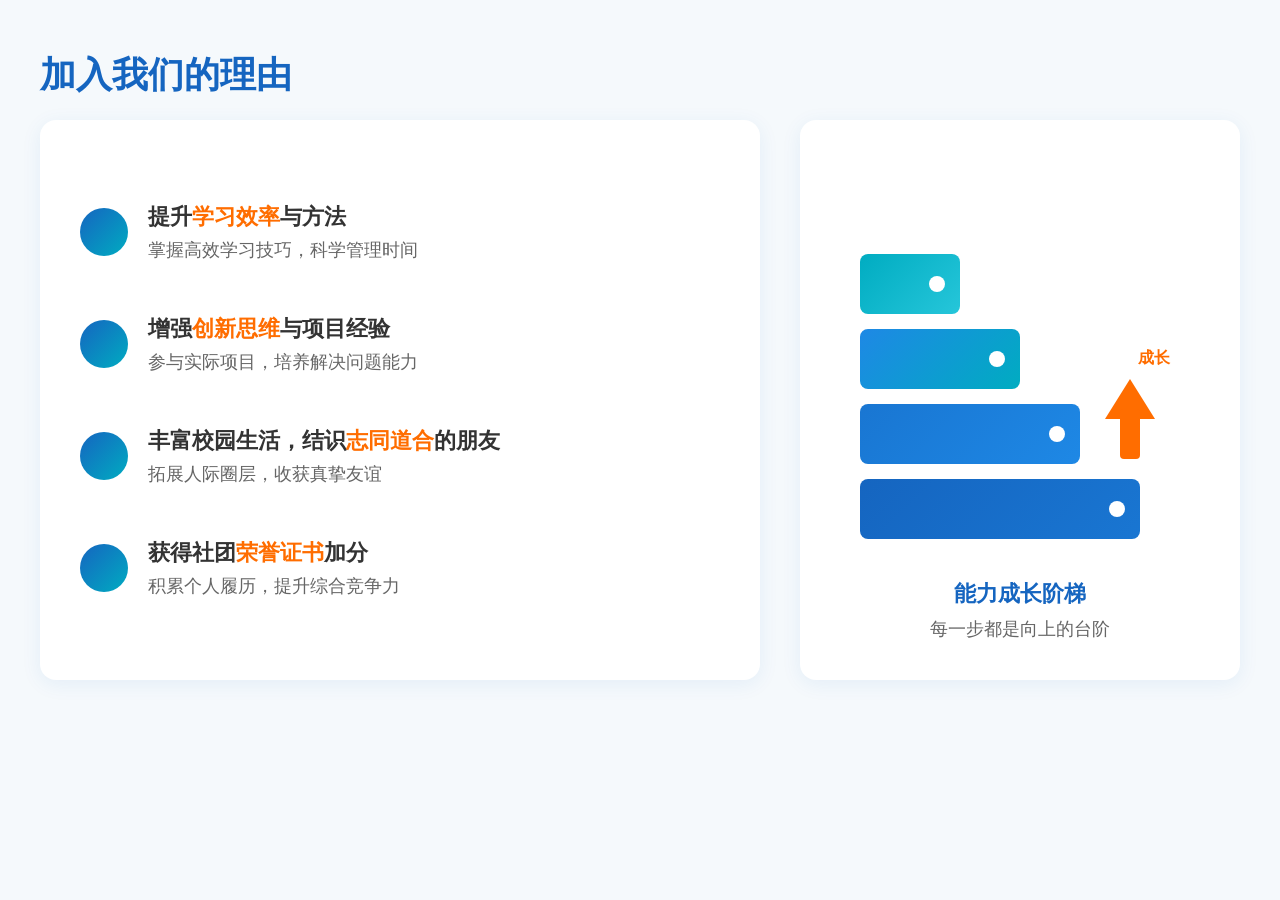
<file: html_files/file6.html>
<!DOCTYPE html>
<html lang="zh-CN">
<head>
  <meta charset="UTF-8">
  <meta name="viewport" content="width=device-width, initial-scale=1.0">
  <title>加入我们的理由</title>
  <script src="https://qn.cache.wpscdn.cn/copilot-test/copilot-cdn/js/tailwindcss@3.4.17.js"></script>
  <link href="https://qn.cache.wpscdn.cn/copilot-test/copilot-cdn/css/fontawesome-free@6.4.0.css" rel="stylesheet" />
  <style>
    * {
      margin: 0;
      padding: 0;
      list-style: none;
      text-decoration: none;
      box-sizing: border-box;
      user-select: none;
    }
    
    html, body {
      width: 100%;
      height: 100%;
      overflow: hidden;
    }
    
    .slide-container {
      width: 100vw;
      height: 100vh;
      background: #F5F9FC;
      display: flow-root;
    }
    
    .slide-title {
      font-family: "Microsoft YaHei", "微软雅黑", sans-serif;
      font-size: 36px !important;
      font-weight: 700 !important;
      color: #1565C0;
    }
    
    .slide-list-title {
      font-family: "Microsoft YaHei", "微软雅黑", sans-serif;
      font-size: 22px !important;
      font-weight: 600 !important;
      color: #333333;
    }
    
    .slide-list-desc {
      font-family: "Microsoft YaHei", "微软雅黑", sans-serif;
      font-size: 18px !important;
      font-weight: 400 !important;
      color: #666666;
    }
    
    .slide-highlight {
      color: #FF6D00;
      font-weight: 600 !important;
    }
    
    .slide-card {
      background: #FFFFFF;
      border-radius: 16px;
      box-shadow: 0 4px 20px rgba(21, 101, 192, 0.08);
    }
    
    .slide-icon-wrapper {
      width: 48px;
      height: 48px;
      border-radius: 50%;
      background: linear-gradient(135deg, #1565C0 0%, #00ACC1 100%);
      display: flex;
      align-items: center;
      justify-content: center;
      flex-shrink: 0;
    }
    
    .slide-icon-wrapper i {
      color: #FFFFFF;
      font-size: 20px;
    }
    
    /* 成长阶梯 CSS绘制 */
    .slide-stairs-container {
      width: 320px;
      height: 400px;
      position: relative;
    }
    
    .slide-stair {
      position: absolute;
      left: 0;
      height: 60px;
      border-radius: 8px;
      display: flex;
      align-items: center;
      justify-content: center;
    }
    
    .slide-stair-1 {
      bottom: 20px;
      width: 280px;
      background: linear-gradient(135deg, #1565C0 0%, #1976D2 100%);
    }
    
    .slide-stair-2 {
      bottom: 95px;
      width: 220px;
      background: linear-gradient(135deg, #1976D2 0%, #1E88E5 100%);
    }
    
    .slide-stair-3 {
      bottom: 170px;
      width: 160px;
      background: linear-gradient(135deg, #1E88E5 0%, #00ACC1 100%);
    }
    
    .slide-stair-4 {
      bottom: 245px;
      width: 100px;
      background: linear-gradient(135deg, #00ACC1 0%, #26C6DA 100%);
    }
    
    .slide-stair-dot {
      width: 16px;
      height: 16px;
      background: #FFFFFF;
      border-radius: 50%;
      position: absolute;
    }
    
    .slide-arrow-up {
      position: absolute;
      right: 20px;
      bottom: 100px;
      width: 60px;
      height: 80px;
    }
    
    .slide-arrow-up::before {
      content: '';
      position: absolute;
      top: 0;
      left: 50%;
      transform: translateX(-50%);
      width: 0;
      height: 0;
      border-left: 25px solid transparent;
      border-right: 25px solid transparent;
      border-bottom: 40px solid #FF6D00;
    }
    
    .slide-arrow-up::after {
      content: '';
      position: absolute;
      bottom: 0;
      left: 50%;
      transform: translateX(-50%);
      width: 20px;
      height: 50px;
      background: #FF6D00;
      border-radius: 4px;
    }
    
    .slide-arrow-label {
      position: absolute;
      right: 10px;
      bottom: 190px;
      font-family: "Microsoft YaHei", "微软雅黑", sans-serif;
      font-size: 16px;
      font-weight: 600;
      color: #FF6D00;
    }
    
    /* 响应式设计 */
    @media (max-width: 1024px) {
      .slide-container > div {
        padding-top: 40px;
        padding-left: 30px;
        padding-right: 30px;
      }
      
      .slide-title {
        font-size: 30px !important;
      }
      
      .slide-container > div > div:nth-child(2) {
        gap: 30px;
        height: 480px;
      }
      
      .slide-container > div > div:nth-child(2) > div:first-child {
        width: 600px;
        height: 480px;
        padding: 24px 32px;
      }
      
      .slide-container > div > div:nth-child(2) > div:last-child {
        width: 380px;
        height: 480px;
        padding: 24px;
      }
      
      .slide-list-title {
        font-size: 20px !important;
      }
      
      .slide-list-desc {
        font-size: 16px !important;
      }
      
      .slide-stairs-container {
        width: 280px;
        height: 350px;
      }
      
      .slide-stair {
        height: 50px;
      }
      
      .slide-stair-1 {
        width: 240px;
        bottom: 15px;
      }
      
      .slide-stair-2 {
        width: 190px;
        bottom: 80px;
      }
      
      .slide-stair-3 {
        width: 140px;
        bottom: 145px;
      }
      
      .slide-stair-4 {
        width: 90px;
        bottom: 210px;
      }
      
      .slide-arrow-up {
        width: 50px;
        height: 70px;
      }
      
      .slide-arrow-up::before {
        border-left: 20px solid transparent;
        border-right: 20px solid transparent;
        border-bottom: 35px solid #FF6D00;
      }
      
      .slide-arrow-up::after {
        width: 16px;
        height: 40px;
      }
    }
    
    @media (max-width: 768px) {
      .slide-container > div {
        padding-top: 30px;
        padding-left: 20px;
        padding-right: 20px;
      }
      
      .slide-title {
        font-size: 24px !important;
      }
      
      .slide-container > div > div:nth-child(2) {
        flex-direction: column;
        gap: 20px;
        height: auto;
        min-height: 600px;
      }
      
      .slide-container > div > div:nth-child(2) > div:first-child {
        width: 100%;
        height: auto;
        padding: 20px;
      }
      
      .slide-container > div > div:nth-child(2) > div:last-child {
        width: 100%;
        height: auto;
        padding: 20px;
      }
      
      .slide-list-title {
        font-size: 18px !important;
      }
      
      .slide-list-desc {
        font-size: 14px !important;
      }
      
      .slide-icon-wrapper {
        width: 40px;
        height: 40px;
      }
      
      .slide-icon-wrapper i {
        font-size: 16px;
      }
      
      .slide-stairs-container {
        width: 240px;
        height: 300px;
      }
      
      .slide-stair {
        height: 40px;
      }
      
      .slide-stair-1 {
        width: 200px;
      }
      
      .slide-stair-2 {
        width: 160px;
      }
      
      .slide-stair-3 {
        width: 120px;
      }
      
      .slide-stair-4 {
        width: 80px;
      }
      
      .slide-stair-dot {
        width: 12px;
        height: 12px;
      }
      
      .slide-arrow-up {
        width: 40px;
        height: 60px;
      }
      
      .slide-arrow-up::before {
        border-left: 15px solid transparent;
        border-right: 15px solid transparent;
        border-bottom: 30px solid #FF6D00;
      }
      
      .slide-arrow-up::after {
        width: 12px;
        height: 30px;
      }
      
      .slide-arrow-label {
        font-size: 14px;
      }
    }
    
    @media (max-width: 480px) {
      .slide-container > div {
        padding-top: 20px;
        padding-left: 15px;
        padding-right: 15px;
      }
      
      .slide-title {
        font-size: 20px !important;
      }
      
      .slide-container > div > div:nth-child(2) {
        gap: 15px;
      }
      
      .slide-container > div > div:nth-child(2) > div:first-child,
      .slide-container > div > div:nth-child(2) > div:last-child {
        padding: 16px;
      }
      
      .slide-list-title {
        font-size: 16px !important;
      }
      
      .slide-list-desc {
        font-size: 12px !important;
      }
      
      .slide-icon-wrapper {
        width: 32px;
        height: 32px;
      }
      
      .slide-icon-wrapper i {
        font-size: 14px;
      }
      
      .slide-stairs-container {
        width: 200px;
        height: 250px;
      }
      
      .slide-stair {
        height: 35px;
      }
      
      .slide-stair-1 {
        width: 170px;
      }
      
      .slide-stair-2 {
        width: 130px;
      }
      
      .slide-stair-3 {
        width: 90px;
      }
      
      .slide-stair-4 {
        width: 60px;
      }
      
      .slide-arrow-up {
        width: 30px;
        height: 50px;
      }
      
      .slide-arrow-up::before {
        border-left: 10px solid transparent;
        border-right: 10px solid transparent;
        border-bottom: 20px solid #FF6D00;
      }
      
      .slide-arrow-up::after {
        width: 8px;
        height: 25px;
      }
      
      .slide-arrow-label {
        font-size: 12px;
      }
    }
  </style>
</head>
<body>
  <div class="slide-container">
    <!-- 内容区域 -->
    <div style="padding-top: 50px; padding-left: 40px; padding-right: 40px;">
      
      <!-- 页面标题 -->
      <div style="height: 50px; display: flex; align-items: center;">
        <h1 class="slide-title">加入我们的理由</h1>
      </div>
      
      <!-- 主内容区 -->
      <div style="display: flex; gap: 40px; margin-top: 20px; height: 560px;">
        
        <!-- 左侧列表区 60% -->
        <div class="slide-card" style="width: 720px; height: 560px; padding: 30px 40px; display: flex; flex-direction: column; justify-content: space-evenly;">
          
          <!-- 列表项1 -->
          <div style="display: flex; align-items: center; gap: 20px;">
            <div class="slide-icon-wrapper">
              <i class="fa-solid fa-book-open"></i>
            </div>
            <div style="flex: 1;">
              <div class="slide-list-title">提升<span class="slide-highlight">学习效率</span>与方法</div>
              <div class="slide-list-desc" style="margin-top: 6px;">掌握高效学习技巧，科学管理时间</div>
            </div>
          </div>
          
          <!-- 列表项2 -->
          <div style="display: flex; align-items: center; gap: 20px;">
            <div class="slide-icon-wrapper">
              <i class="fa-solid fa-lightbulb"></i>
            </div>
            <div style="flex: 1;">
              <div class="slide-list-title">增强<span class="slide-highlight">创新思维</span>与项目经验</div>
              <div class="slide-list-desc" style="margin-top: 6px;">参与实际项目，培养解决问题能力</div>
            </div>
          </div>
          
          <!-- 列表项3 -->
          <div style="display: flex; align-items: center; gap: 20px;">
            <div class="slide-icon-wrapper">
              <i class="fa-solid fa-users"></i>
            </div>
            <div style="flex: 1;">
              <div class="slide-list-title">丰富校园生活，结识<span class="slide-highlight">志同道合</span>的朋友</div>
              <div class="slide-list-desc" style="margin-top: 6px;">拓展人际圈层，收获真挚友谊</div>
            </div>
          </div>
          
          <!-- 列表项4 -->
          <div style="display: flex; align-items: center; gap: 20px;">
            <div class="slide-icon-wrapper">
              <i class="fa-solid fa-award"></i>
            </div>
            <div style="flex: 1;">
              <div class="slide-list-title">获得社团<span class="slide-highlight">荣誉证书</span>加分</div>
              <div class="slide-list-desc" style="margin-top: 6px;">积累个人履历，提升综合竞争力</div>
            </div>
          </div>
          
        </div>
        
        <!-- 右侧视觉区 40% -->
        <div class="slide-card" style="width: 440px; height: 560px; padding: 30px; display: flex; flex-direction: column; align-items: center; justify-content: center;">
          
          <!-- 成长阶梯图示 -->
          <div class="slide-stairs-container">
            
            <!-- 第四阶（最上） -->
            <div class="slide-stair slide-stair-4">
              <div class="slide-stair-dot" style="right: 15px; top: 22px;"></div>
            </div>
            
            <!-- 第三阶 -->
            <div class="slide-stair slide-stair-3">
              <div class="slide-stair-dot" style="right: 15px; top: 22px;"></div>
            </div>
            
            <!-- 第二阶 -->
            <div class="slide-stair slide-stair-2">
              <div class="slide-stair-dot" style="right: 15px; top: 22px;"></div>
            </div>
            
            <!-- 第一阶（最下） -->
            <div class="slide-stair slide-stair-1">
              <div class="slide-stair-dot" style="right: 15px; top: 22px;"></div>
            </div>
            
            <!-- 向上箭头 -->
            <div class="slide-arrow-up"></div>
            <div class="slide-arrow-label">成长</div>
            
          </div>
          
          <!-- 图示说明 -->
          <div style="text-align: center; margin-top: 20px;">
            <div class="slide-list-title" style="color: #1565C0;">能力成长阶梯</div>
            <div class="slide-list-desc" style="margin-top: 8px;">每一步都是向上的台阶</div>
          </div>
          
        </div>
        
      </div>
      
    </div>
  </div>
</body>
</html>
</file>
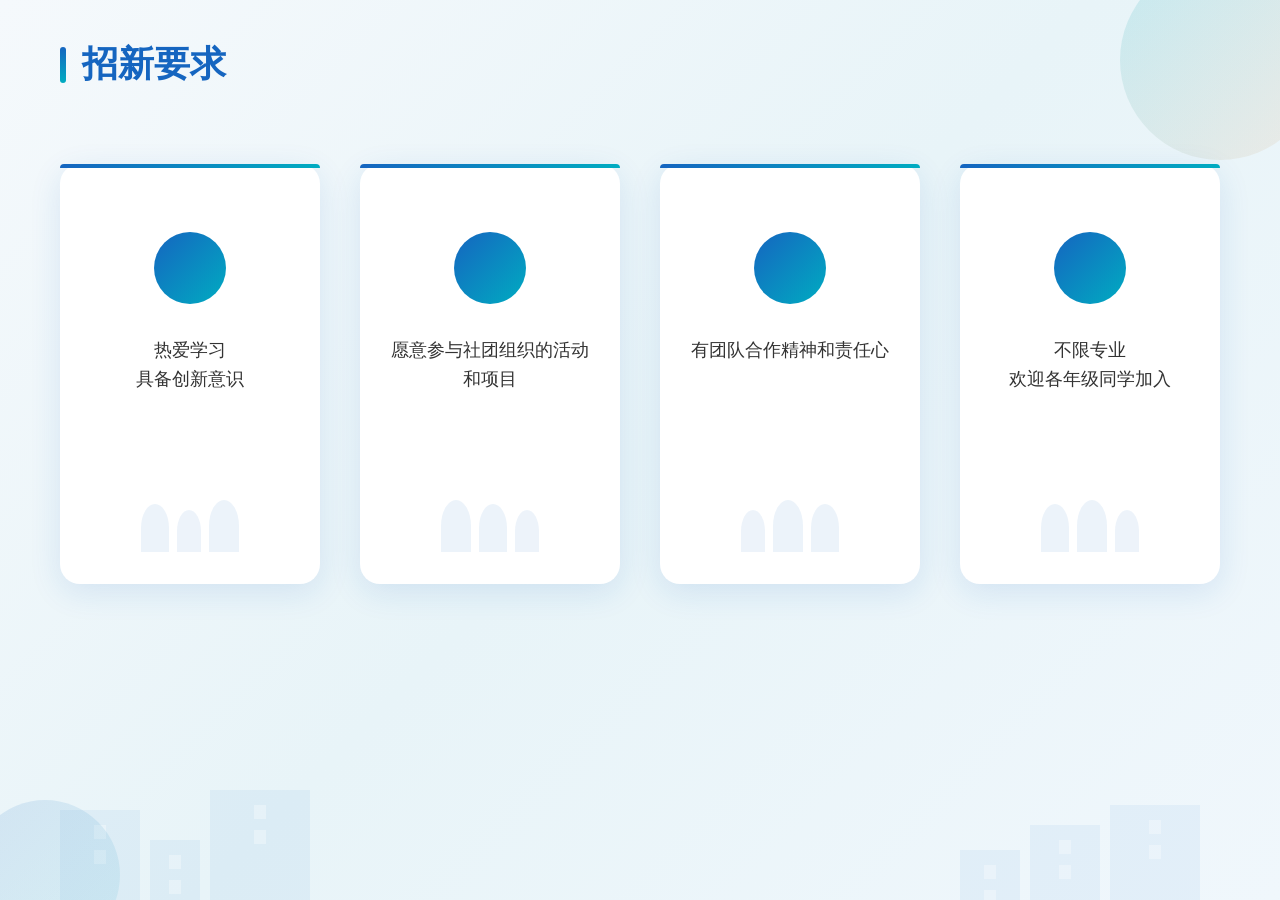
<file: html_files/file7.html>
<!DOCTYPE html>
<html lang="zh-CN">
<head>
  <meta charset="UTF-8">
  <meta name="viewport" content="width=device-width, initial-scale=1.0">
  <title>招新要求</title>
  <script src="https://qn.cache.wpscdn.cn/copilot-test/copilot-cdn/js/tailwindcss@3.4.17.js"></script>
  <link href="https://qn.cache.wpscdn.cn/copilot-test/copilot-cdn/css/fontawesome-free@6.4.0.css" rel="stylesheet" />
  <style>
    * {
      margin: 0;
      padding: 0;
      list-style: none;
      text-decoration: none;
      box-sizing: border-box;
      user-select: none;
    }
    
    html, body {
      width: 100%;
      height: 100%;
      overflow: hidden;
    }
    
    .slide-container {
      width: 100vw;
      height: 100vh;
      background: linear-gradient(135deg, #F5F9FC 0%, #E8F4F8 50%, #F0F7FC 100%);
      display: flex;
      flex-direction: column;
      align-items: center;
      position: relative;
      overflow: hidden;
    }
    
    /* 角落装饰 - 右上角 */
    .corner-decoration {
      position: absolute;
      top: -40px;
      right: -40px;
      width: 200px;
      height: 200px;
      border-radius: 50%;
      background: linear-gradient(135deg, rgba(0, 172, 193, 0.15), rgba(255, 109, 0, 0.08));
      z-index: 1;
    }
    
    /* 角落装饰 - 左下角 */
    .corner-left-bottom {
      position: absolute;
      bottom: -50px;
      left: -30px;
      width: 150px;
      height: 150px;
      border-radius: 50%;
      background: linear-gradient(135deg, rgba(21, 101, 192, 0.12), rgba(0, 172, 193, 0.08));
      z-index: 1;
    }
    
    /* 校园建筑剪影装饰 */
    .campus-silhouette {
      position: absolute;
      bottom: 0;
      left: 0;
      width: 100%;
      height: 140px;
      z-index: 0;
      pointer-events: none;
    }
    
    .building {
      position: absolute;
      bottom: 0;
      background: rgba(21, 101, 192, 0.06);
    }
    
    .building-1 {
      left: 60px;
      width: 80px;
      height: 90px;
    }
    
    .building-2 {
      left: 150px;
      width: 50px;
      height: 60px;
    }
    
    .building-3 {
      left: 210px;
      width: 100px;
      height: 110px;
    }
    
    .building-4 {
      right: 180px;
      width: 70px;
      height: 75px;
    }
    
    .building-5 {
      right: 80px;
      width: 90px;
      height: 95px;
    }
    
    .building-6 {
      right: 260px;
      width: 60px;
      height: 50px;
    }
    
    /* 窗户装饰 */
    .building::before {
      content: '';
      position: absolute;
      width: 12px;
      height: 14px;
      background: rgba(255, 255, 255, 0.3);
      top: 15px;
      left: 50%;
      transform: translateX(-50%);
    }
    
    .building::after {
      content: '';
      position: absolute;
      width: 12px;
      height: 14px;
      background: rgba(255, 255, 255, 0.3);
      top: 40px;
      left: 50%;
      transform: translateX(-50%);
    }
    
    /* 标题区 */
    .title-section {
      width: 1160px;
      height: 80px;
      padding-top: 40px;
      position: relative;
      z-index: 10;
    }
    
    .page-title {
      font-size: 36px !important;
      font-weight: 700 !important;
      color: #1565C0;
      display: flex;
      align-items: center;
    }
    
    .page-title::before {
      content: '';
      display: inline-block;
      width: 6px;
      height: 36px;
      background: linear-gradient(180deg, #1565C0, #00ACC1);
      margin-right: 16px;
      border-radius: 3px;
    }
    
    /* 卡片容器 */
    .cards-container {
      width: 1160px;
      height: 516px;
      margin-top: 36px;
      display: flex;
      gap: 40px;
      justify-content: center;
      align-items: center;
      position: relative;
      z-index: 10;
    }
    
    /* 单张卡片 */
    .requirement-card {
      width: 260px;
      height: 420px;
      background: #FFFFFF;
      border-radius: 20px;
      box-shadow: 0 8px 32px rgba(21, 101, 192, 0.12);
      display: flex;
      flex-direction: column;
      align-items: center;
      padding: 32px 24px;
      position: relative;
    }
    
    /* 卡片顶部渐变条 */
    .requirement-card::before {
      content: '';
      position: absolute;
      top: 0;
      left: 0;
      right: 0;
      height: 4px;
      background: linear-gradient(90deg, #1565C0, #00ACC1);
      border-radius: 20px 20px 0 0;
    }
    
    /* 图标容器 */
    .card-icon {
      width: 72px;
      height: 72px;
      border-radius: 50%;
      background: linear-gradient(135deg, #1565C0, #00ACC1);
      display: flex;
      align-items: center;
      justify-content: center;
      margin-top: 36px;
    }
    
    .card-icon i {
      font-size: 32px;
      color: #FFFFFF;
    }
    
    /* 卡片文字 */
    .card-text {
      font-size: 18px !important;
      font-weight: 500 !important;
      color: #333333;
      line-height: 1.6;
      text-align: center;
      margin-top: 32px;
      max-width: 212px;
    }
    
    /* 人物剪影装饰 */
    .silhouette-container {
      display: flex;
      justify-content: center;
      align-items: flex-end;
      margin-top: auto;
      gap: 8px;
    }
    
    .person-silhouette {
      background: rgba(21, 101, 192, 0.08);
      border-radius: 50% 50% 0 0;
    }
    
    .person-1 {
      width: 28px;
      height: 48px;
    }
    
    .person-2 {
      width: 24px;
      height: 42px;
    }
    
    .person-3 {
      width: 30px;
      height: 52px;
    }
    
    /* 响应式设计 */
    @media (max-width: 1024px) {
      .title-section {
        width: 90%;
        height: 70px;
        padding-top: 30px;
      }
      
      .page-title {
        font-size: 30px !important;
      }
      
      .page-title::before {
        height: 30px;
        margin-right: 12px;
      }
      
      .cards-container {
        width: 90%;
        height: 450px;
        gap: 30px;
        margin-top: 24px;
      }
      
      .requirement-card {
        width: 220px;
        height: 380px;
        padding: 24px 20px;
      }
      
      .card-icon {
        width: 64px;
        height: 64px;
        margin-top: 28px;
      }
      
      .card-icon i {
        font-size: 28px;
      }
      
      .card-text {
        font-size: 16px !important;
        margin-top: 24px;
        max-width: 180px;
      }
      
      .person-1 {
        width: 24px;
        height: 40px;
      }
      
      .person-2 {
        width: 20px;
        height: 36px;
      }
      
      .person-3 {
        width: 26px;
        height: 44px;
      }
      
      .campus-silhouette {
        height: 120px;
      }
      
      .building-1 {
        left: 40px;
        width: 60px;
        height: 70px;
      }
      
      .building-2 {
        left: 100px;
        width: 40px;
        height: 50px;
      }
      
      .building-3 {
        left: 140px;
        width: 80px;
        height: 90px;
      }
      
      .building-4 {
        right: 120px;
        width: 50px;
        height: 60px;
      }
      
      .building-5 {
        right: 50px;
        width: 70px;
        height: 75px;
      }
      
      .building-6 {
        right: 180px;
        width: 40px;
        height: 40px;
      }
    }
    
    @media (max-width: 768px) {
      .title-section {
        width: 90%;
        height: 60px;
        padding-top: 20px;
      }
      
      .page-title {
        font-size: 24px !important;
      }
      
      .page-title::before {
        height: 24px;
        margin-right: 10px;
      }
      
      .cards-container {
        width: 90%;
        height: auto;
        flex-wrap: wrap;
        gap: 20px;
        margin-top: 20px;
      }
      
      .requirement-card {
        width: calc(50% - 10px);
        height: 320px;
        padding: 20px 16px;
      }
      
      .card-icon {
        width: 56px;
        height: 56px;
        margin-top: 24px;
      }
      
      .card-icon i {
        font-size: 24px;
      }
      
      .card-text {
        font-size: 14px !important;
        margin-top: 20px;
        max-width: 160px;
      }
      
      .person-1 {
        width: 20px;
        height: 36px;
      }
      
      .person-2 {
        width: 16px;
        height: 30px;
      }
      
      .person-3 {
        width: 22px;
        height: 40px;
      }
      
      .campus-silhouette {
        height: 100px;
      }
      
      .building-1 {
        left: 20px;
        width: 50px;
        height: 60px;
      }
      
      .building-2 {
        left: 70px;
        width: 30px;
        height: 40px;
      }
      
      .building-3 {
        left: 100px;
        width: 60px;
        height: 70px;
      }
      
      .building-4 {
        right: 80px;
        width: 40px;
        height: 50px;
      }
      
      .building-5 {
        right: 30px;
        width: 50px;
        height: 60px;
      }
      
      .building-6 {
        right: 120px;
        width: 30px;
        height: 30px;
      }
    }
    
    @media (max-width: 480px) {
      .title-section {
        width: 95%;
        height: 50px;
        padding-top: 15px;
      }
      
      .page-title {
        font-size: 20px !important;
      }
      
      .page-title::before {
        height: 20px;
        margin-right: 8px;
      }
      
      .cards-container {
        width: 95%;
        flex-direction: column;
        gap: 15px;
      }
      
      .requirement-card {
        width: 100%;
        height: 280px;
        padding: 16px 12px;
      }
      
      .card-icon {
        width: 48px;
        height: 48px;
        margin-top: 20px;
      }
      
      .card-icon i {
        font-size: 20px;
      }
      
      .card-text {
        font-size: 12px !important;
        margin-top: 16px;
        max-width: 140px;
      }
      
      .person-1 {
        width: 16px;
        height: 30px;
      }
      
      .person-2 {
        width: 12px;
        height: 24px;
      }
      
      .person-3 {
        width: 18px;
        height: 34px;
      }
      
      .campus-silhouette {
        height: 80px;
      }
      
      .building-1 {
        left: 10px;
        width: 30px;
        height: 40px;
      }
      
      .building-2 {
        left: 40px;
        width: 20px;
        height: 30px;
      }
      
      .building-3 {
        left: 60px;
        width: 40px;
        height: 50px;
      }
      
      .building-4 {
        right: 40px;
        width: 25px;
        height: 35px;
      }
      
      .building-5 {
        right: 15px;
        width: 30px;
        height: 40px;
      }
      
      .building-6 {
        right: 70px;
        width: 20px;
        height: 20px;
      }
      
      .building::before,
      .building::after {
        width: 6px;
        height: 8px;
      }
    }
  </style>
</head>
<body>
  <div class="slide-container">
    <!-- 角落装饰 -->
    <div class="corner-decoration"></div>
    <div class="corner-left-bottom"></div>
    
    <!-- 校园建筑剪影 -->
    <div class="campus-silhouette">
      <div class="building building-1"></div>
      <div class="building building-2"></div>
      <div class="building building-3"></div>
      <div class="building building-6"></div>
      <div class="building building-4"></div>
      <div class="building building-5"></div>
    </div>
    
    <!-- 标题区 -->
    <div class="title-section">
      <h1 class="page-title">招新要求</h1>
    </div>
    
    <!-- 卡片区 -->
    <div class="cards-container">
      <!-- 卡片1 -->
      <div class="requirement-card">
        <div class="card-icon">
          <i class="fa-solid fa-heart"></i>
        </div>
        <p class="card-text">热爱学习<br>具备创新意识</p>
        <div class="silhouette-container">
          <div class="person-silhouette person-1"></div>
          <div class="person-silhouette person-2"></div>
          <div class="person-silhouette person-3"></div>
        </div>
      </div>
      
      <!-- 卡片2 -->
      <div class="requirement-card">
        <div class="card-icon">
          <i class="fa-solid fa-check"></i>
        </div>
        <p class="card-text">愿意参与社团组织的活动和项目</p>
        <div class="silhouette-container">
          <div class="person-silhouette person-3"></div>
          <div class="person-silhouette person-1"></div>
          <div class="person-silhouette person-2"></div>
        </div>
      </div>
      
      <!-- 卡片3 -->
      <div class="requirement-card">
        <div class="card-icon">
          <i class="fa-solid fa-users"></i>
        </div>
        <p class="card-text">有团队合作精神和责任心</p>
        <div class="silhouette-container">
          <div class="person-silhouette person-2"></div>
          <div class="person-silhouette person-3"></div>
          <div class="person-silhouette person-1"></div>
        </div>
      </div>
      
      <!-- 卡片4 -->
      <div class="requirement-card">
        <div class="card-icon">
          <i class="fa-solid fa-face-smile"></i>
        </div>
        <p class="card-text">不限专业<br>欢迎各年级同学加入</p>
        <div class="silhouette-container">
          <div class="person-silhouette person-1"></div>
          <div class="person-silhouette person-3"></div>
          <div class="person-silhouette person-2"></div>
        </div>
      </div>
    </div>
  </div>
</body>
</html>
</file>
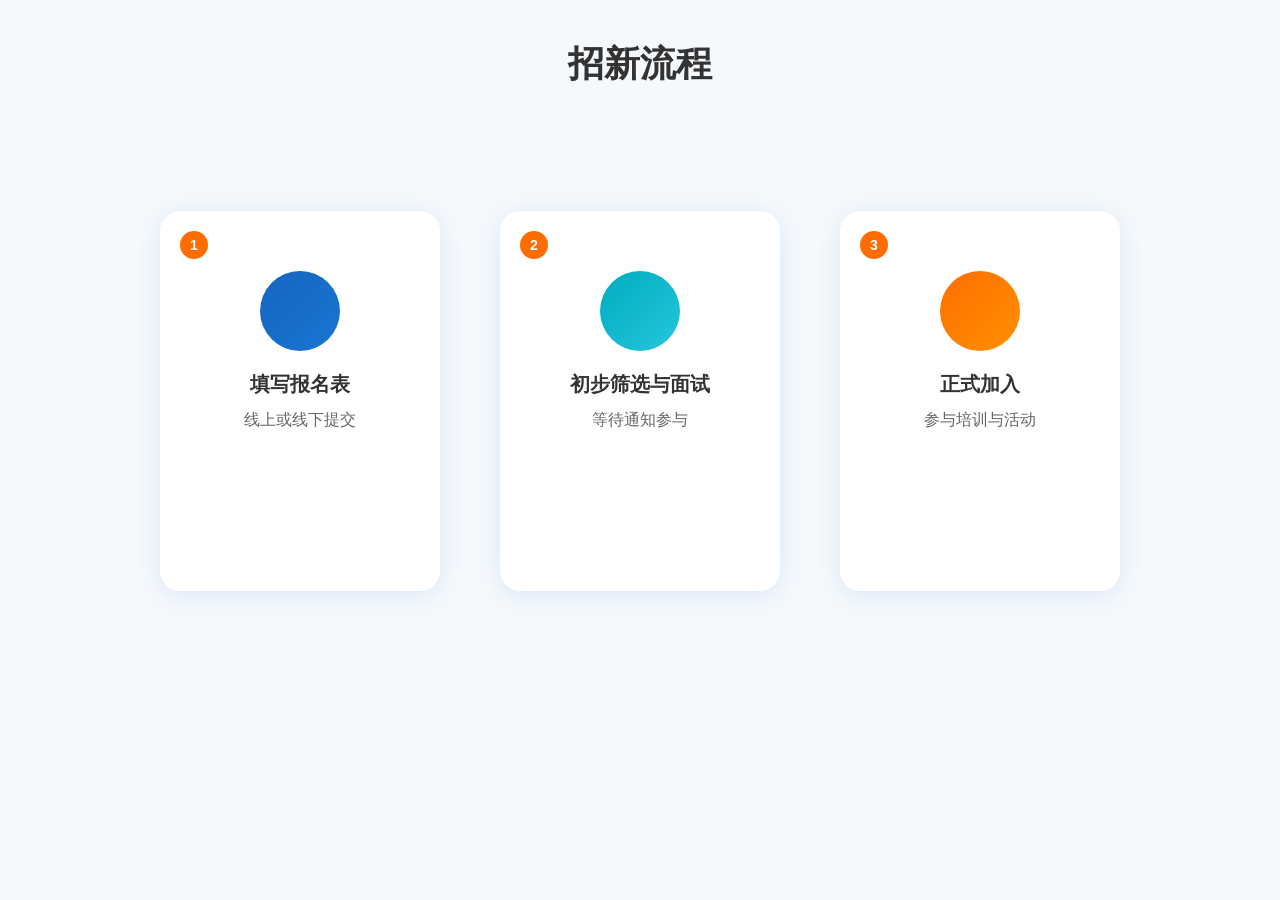
<file: html_files/file8.html>
<!DOCTYPE html>
<html lang="zh-CN">
<head>
  <meta charset="UTF-8">
  <meta name="viewport" content="width=device-width, initial-scale=1.0">
  <title>招新流程</title>
  <script src="https://qn.cache.wpscdn.cn/copilot-test/copilot-cdn/js/tailwindcss@3.4.17.js"></script>
  <link href="https://qn.cache.wpscdn.cn/copilot-test/copilot-cdn/css/fontawesome-free@6.4.0.css" rel="stylesheet" />
  <style>
    * {
      margin: 0;
      padding: 0;
      list-style: none;
      text-decoration: none;
      box-sizing: border-box;
      user-select: none;
    }
    
    html, body {
      width: 100%;
      height: 100%;
      overflow: hidden;
    }
    
    .slide-container {
      display: flow-root;
      width: 100vw;
      height: 100vh;
      background-color: #F5F9FC;
    }
    
    .slide-title {
      font-family: "Microsoft YaHei", "微软雅黑", sans-serif;
      font-size: 36px !important;
      font-weight: 700 !important;
      color: #333333;
      text-align: center;
      padding-top: 40px;
    }
    
    .slide-main-area {
      display: flex;
      justify-content: center;
      align-items: center;
      width: 1120px;
      height: 560px;
      margin: 32px auto 0 auto;
    }
    
    .slide-step-card {
      width: 280px;
      height: 380px;
      background: #FFFFFF;
      border-radius: 20px;
      box-shadow: 0 4px 24px rgba(21, 101, 192, 0.12);
      display: flex;
      flex-direction: column;
      align-items: center;
      padding-top: 32px;
      position: relative;
    }
    
    .slide-icon-circle {
      width: 80px;
      height: 80px;
      border-radius: 50%;
      display: flex;
      justify-content: center;
      align-items: center;
      margin-top: 28px;
    }
    
    .slide-icon-circle i {
      font-size: 32px;
      color: #FFFFFF;
    }
    
    .slide-icon-blue {
      background: linear-gradient(135deg, #1565C0, #1976D2);
    }
    
    .slide-icon-cyan {
      background: linear-gradient(135deg, #00ACC1, #26C6DA);
    }
    
    .slide-icon-orange {
      background: linear-gradient(135deg, #FF6D00, #FF9100);
    }
    
    .slide-step-number {
      position: absolute;
      top: 20px;
      left: 20px;
      width: 28px;
      height: 28px;
      background: #FF6D00;
      border-radius: 50%;
      display: flex;
      justify-content: center;
      align-items: center;
      font-family: "Microsoft YaHei", "微软雅黑", sans-serif;
      font-size: 14px;
      font-weight: 700;
      color: #FFFFFF;
    }
    
    .slide-step-title {
      font-family: "Microsoft YaHei", "微软雅黑", sans-serif;
      font-size: 20px !important;
      font-weight: 600 !important;
      color: #333333;
      text-align: center;
      margin-top: 20px;
    }
    
    .slide-step-desc {
      font-family: "Microsoft YaHei", "微软雅黑", sans-serif;
      font-size: 16px;
      font-weight: 400;
      color: #666666;
      text-align: center;
      margin-top: 12px;
    }
    
    .slide-arrow {
      width: 60px;
      display: flex;
      justify-content: center;
      align-items: center;
    }
    
    .slide-arrow i {
      font-size: 36px;
      color: #1565C0;
    }
    
    /* 响应式设计 */
    @media (max-width: 1024px) {
      .slide-title {
        font-size: 30px !important;
        padding-top: 30px;
      }
      
      .slide-main-area {
        width: 90%;
        height: 480px;
        margin-top: 24px;
      }
      
      .slide-step-card {
        width: 240px;
        height: 340px;
        padding-top: 24px;
      }
      
      .slide-icon-circle {
        width: 72px;
        height: 72px;
        margin-top: 24px;
      }
      
      .slide-icon-circle i {
        font-size: 28px;
      }
      
      .slide-step-title {
        font-size: 18px !important;
        margin-top: 16px;
      }
      
      .slide-step-desc {
        font-size: 14px;
        margin-top: 10px;
      }
      
      .slide-arrow {
        width: 50px;
      }
      
      .slide-arrow i {
        font-size: 30px;
      }
    }
    
    @media (max-width: 768px) {
      .slide-title {
        font-size: 24px !important;
        padding-top: 20px;
      }
      
      .slide-main-area {
        flex-direction: column;
        height: auto;
        margin-top: 20px;
        gap: 20px;
      }
      
      .slide-step-card {
        width: 80%;
        height: 280px;
        padding-top: 20px;
      }
      
      .slide-icon-circle {
        width: 64px;
        height: 64px;
        margin-top: 20px;
      }
      
      .slide-icon-circle i {
        font-size: 24px;
      }
      
      .slide-step-title {
        font-size: 16px !important;
        margin-top: 12px;
      }
      
      .slide-step-desc {
        font-size: 12px;
        margin-top: 8px;
      }
      
      .slide-arrow {
        width: 40px;
        height: 40px;
        transform: rotate(90deg);
      }
      
      .slide-arrow i {
        font-size: 24px;
      }
    }
    
    @media (max-width: 480px) {
      .slide-title {
        font-size: 20px !important;
        padding-top: 15px;
      }
      
      .slide-step-card {
        width: 90%;
        height: 240px;
        padding-top: 16px;
      }
      
      .slide-icon-circle {
        width: 48px;
        height: 48px;
        margin-top: 16px;
      }
      
      .slide-icon-circle i {
        font-size: 20px;
      }
      
      .slide-step-number {
        width: 24px;
        height: 24px;
        font-size: 12px;
      }
      
      .slide-step-title {
        font-size: 14px !important;
      }
      
      .slide-step-desc {
        font-size: 10px;
      }
      
      .slide-arrow {
        width: 30px;
        height: 30px;
      }
      
      .slide-arrow i {
        font-size: 18px;
      }
    }
  </style>
</head>
<body>
  <div class="slide-container">
    <h1 class="slide-title">招新流程</h1>
    
    <div class="slide-main-area">
      <div class="slide-step-card">
        <div class="slide-step-number">1</div>
        <div class="slide-icon-circle slide-icon-blue">
          <i class="fas fa-file-alt"></i>
        </div>
        <h2 class="slide-step-title">填写报名表</h2>
        <p class="slide-step-desc">线上或线下提交</p>
      </div>
      
      <div class="slide-arrow">
        <i class="fas fa-chevron-right"></i>
      </div>
      
      <div class="slide-step-card">
        <div class="slide-step-number">2</div>
        <div class="slide-icon-circle slide-icon-cyan">
          <i class="fas fa-comments"></i>
        </div>
        <h2 class="slide-step-title">初步筛选与面试</h2>
        <p class="slide-step-desc">等待通知参与</p>
      </div>
      
      <div class="slide-arrow">
        <i class="fas fa-chevron-right"></i>
      </div>
      
      <div class="slide-step-card">
        <div class="slide-step-number">3</div>
        <div class="slide-icon-circle slide-icon-orange">
          <i class="fas fa-trophy"></i>
        </div>
        <h2 class="slide-step-title">正式加入</h2>
        <p class="slide-step-desc">参与培训与活动</p>
      </div>
    </div>
  </div>
</body>
</html>
</file>
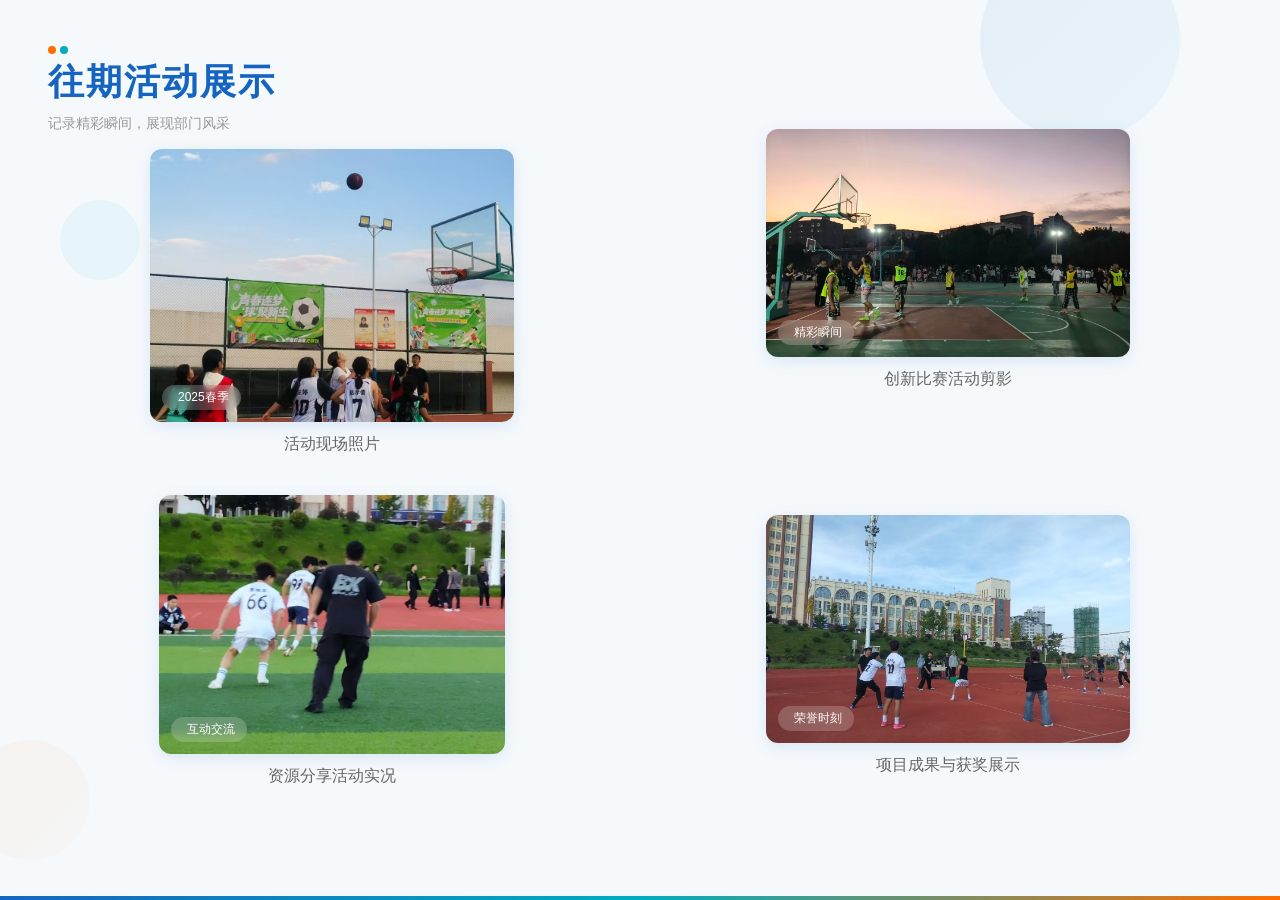
<file: html_files/file9.html>
<!DOCTYPE html>
<html lang="zh-CN">
<head>
  <meta charset="UTF-8">
  <meta name="viewport" content="width=device-width, initial-scale=1.0">
  <title>往期活动展示</title>
  <script src="https://qn.cache.wpscdn.cn/copilot-test/copilot-cdn/js/tailwindcss@3.4.17.js"></script>
  <link href="https://qn.cache.wpscdn.cn/copilot-test/copilot-cdn/css/fontawesome-free@6.4.0.css" rel="stylesheet" />
  <style>
    * {
      margin: 0;
      padding: 0;
      list-style: none;
      text-decoration: none;
      box-sizing: border-box;
      user-select: none;
    }
    
    html, body {
      width: 100%;
      height: 100%;
      overflow: hidden;
    }
    
    .slide-container {
      width: 100vw;
      height: 100vh;
      background: #F5F9FC;
      display: flow-root;
      position: relative;
      overflow: hidden;
    }
    
    /* 背景装饰 */
    .slide-bg-decoration {
      position: absolute;
      pointer-events: none;
    }
    
    .slide-bg-circle-1 {
      width: 200px;
      height: 200px;
      background: linear-gradient(135deg, rgba(21, 101, 192, 0.08), rgba(0, 172, 193, 0.05));
      border-radius: 50%;
      top: -60px;
      right: 100px;
    }
    
    .slide-bg-circle-2 {
      width: 120px;
      height: 120px;
      background: linear-gradient(135deg, rgba(255, 109, 0, 0.06), rgba(255, 109, 0, 0.02));
      border-radius: 50%;
      bottom: 40px;
      left: -30px;
    }
    
    .slide-bg-circle-3 {
      width: 80px;
      height: 80px;
      background: rgba(0, 172, 193, 0.06);
      border-radius: 50%;
      top: 200px;
      left: 60px;
    }
    
    /* 标题样式 */
    .slide-title {
      font-family: "Microsoft YaHei", "SimHei", sans-serif;
      font-size: 36px;
      font-weight: 700;
      color: #1565C0;
      letter-spacing: 2px;
    }
    
    /* 标题装饰点 */
    .slide-title-dot {
      width: 8px;
      height: 8px;
      border-radius: 50%;
      display: inline-block;
    }
    
    .slide-title-dot-orange {
      background: #FF6D00;
    }
    
    .slide-title-dot-cyan {
      background: #00ACC1;
    }
    
    /* 照片墙网格 */
    .slide-photo-grid {
      display: grid;
      grid-template-columns: repeat(2, 1fr);
      column-gap: 48px;
      row-gap: 40px;
    }
    
    /* 图片卡片 */
    .slide-photo-card {
      display: flex;
      flex-direction: column;
      align-items: center;
    }
    
    .slide-photo-wrapper {
      width: 364px;
      border-radius: 12px;
      overflow: hidden;
      background: #FFFFFF;
      box-shadow: 0 4px 16px rgba(21, 101, 192, 0.12);
      position: relative;
    }
    
    .slide-photo-wrapper-large {
      height: 273px;
    }
    
    .slide-photo-wrapper-large-small {
      width: 346px;
      height: 259px;
    }
    
    .slide-photo-wrapper-small {
      height: 228px;
    }
    
    /* 说明文字 */
    .slide-photo-caption {
      font-family: "Microsoft YaHei", "SimHei", sans-serif;
      font-size: 16px;
      font-weight: 400;
      color: #666666;
      text-align: center;
      padding-top: 12px;
    }
    
    /* 卡片位置偏移 - 营造瀑布流感 */
    .slide-offset-up {
      margin-top: -20px;
    }
    
    .slide-offset-down {
      margin-top: 20px;
    }
  </style>
</head>
<body>
  <div class="slide-container">
    <!-- 背景装饰 -->
    <div class="slide-bg-decoration slide-bg-circle-1"></div>
    <div class="slide-bg-decoration slide-bg-circle-2"></div>
    <div class="slide-bg-decoration slide-bg-circle-3"></div>
    
    <!-- 页面标题 -->
    <div style="padding-top: 40px; padding-left: 48px; padding-right: 48px;">
      <div class="flex items-center gap-3">
        <span class="slide-title-dot slide-title-dot-orange"></span>
        <span class="slide-title-dot slide-title-dot-cyan"></span>
        <h1 class="slide-title">往期活动展示</h1>
      </div>
      <p style="padding-top: 8px; font-family: 'Microsoft YaHei', sans-serif; font-size: 14px; color: #999999;">
        记录精彩瞬间，展现部门风采
      </p>
    </div>
    
    <!-- 照片墙内容区 -->
    <div style="padding-top: 16px; padding-left: 48px; padding-right: 48px;">
      <div class="slide-photo-grid">
        
        <!-- 卡片1：学术讲座 - 大尺寸 -->
        <div class="slide-photo-card">
          <div class="slide-photo-wrapper slide-photo-wrapper-large">
            <img src="../images/1.jpg" alt="学术讲座活动" style="width: 100%; height: 100%; object-fit: cover;">
            <span class="slide-photo-label" style="position: absolute; bottom: 12px; left: 12px; background: rgba(255, 255, 255, 0.2); backdrop-filter: blur(4px); padding: 4px 12px; border-radius: 20px; font-size: 12px; color: #FFFFFF; font-family: 'Microsoft YaHei', sans-serif;">
              <i class="fa-solid fa-calendar-alt" style="margin-right: 4px;"></i>2025春季
            </span>
          </div>
          <p class="slide-photo-caption">活动现场照片</p>
        </div>
        
        <!-- 卡片2：创新比赛 - 小尺寸 + 上偏移 -->
        <div class="slide-photo-card slide-offset-up">
          <div class="slide-photo-wrapper slide-photo-wrapper-small">
            <img src="../images/2.jpg" alt="创新比赛活动" style="width: 100%; height: 100%; object-fit: cover;">
            <span class="slide-photo-label" style="position: absolute; bottom: 12px; left: 12px; background: rgba(255, 255, 255, 0.2); backdrop-filter: blur(4px); padding: 4px 12px; border-radius: 20px; font-size: 12px; color: #FFFFFF; font-family: 'Microsoft YaHei', sans-serif;">
              <i class="fa-solid fa-star" style="margin-right: 4px;"></i>精彩瞬间
            </span>
          </div>
          <p class="slide-photo-caption">创新比赛活动剪影</p>
        </div>
        
        <!-- 卡片3：资源分享 - 大尺寸 -->
        <div class="slide-photo-card">
          <div class="slide-photo-wrapper slide-photo-wrapper-large-small">
            <img src="../images/3.jpg" alt="资源分享活动" style="width: 100%; height: 100%; object-fit: cover;">
            <span class="slide-photo-label" style="position: absolute; bottom: 12px; left: 12px; background: rgba(255, 255, 255, 0.2); backdrop-filter: blur(4px); padding: 4px 12px; border-radius: 20px; font-size: 12px; color: #FFFFFF; font-family: 'Microsoft YaHei', sans-serif;">
              <i class="fa-solid fa-users" style="margin-right: 4px;"></i>互动交流
            </span>
          </div>
          <p class="slide-photo-caption">资源分享活动实况</p>
        </div>
        
        <!-- 卡片4：成果展示 - 小尺寸 + 下偏移 -->
        <div class="slide-photo-card slide-offset-down">
          <div class="slide-photo-wrapper slide-photo-wrapper-small">
            <img src="../images/4.jpg" alt="成果展示活动" style="width: 100%; height: 100%; object-fit: cover;">
            <span class="slide-photo-label" style="position: absolute; bottom: 12px; left: 12px; background: rgba(255, 255, 255, 0.2); backdrop-filter: blur(4px); padding: 4px 12px; border-radius: 20px; font-size: 12px; color: #FFFFFF; font-family: 'Microsoft YaHei', sans-serif;">
              <i class="fa-solid fa-medal" style="margin-right: 4px;"></i>荣誉时刻
            </span>
          </div>
          <p class="slide-photo-caption">项目成果与获奖展示</p>
        </div>
        
      </div>
    </div>
    
    <!-- 底部装饰线 -->
    <div style="position: absolute; bottom: 0; left: 0; right: 0; height: 4px; background: linear-gradient(90deg, #1565C0, #00ACC1, #FF6D00);"></div>
    
  </div>
</body>
</html>
</file>
<file: styles.css>
* {
    margin: 0;
    padding: 0;
    box-sizing: border-box; 
   
}

body {
    font-family: 'Microsoft YaHei', sans-serif;
    background-color: #000;
    overflow: hidden;
    color: #fff;
}

.container {
    width: 100vw;
    height: 100vh;
    position: relative;
}

.slideshow {
    width: 100%;
    height: 100%;
    position: relative;
    overflow: hidden;
    background-color: #000;
}

/* 全屏模式样式 */
html:fullscreen, body:fullscreen, .container:fullscreen, .slideshow:fullscreen {
    width: 100% !important;
    height: 100% !important;
    margin: 0 !important;
    padding: 0 !important;
    overflow: hidden !important;
}

/* 不同浏览器的全屏伪类 */
html:-webkit-full-screen, body:-webkit-full-screen, .container:-webkit-full-screen, .slideshow:-webkit-full-screen {
    width: 100% !important;
    height: 100% !important;
    margin: 0 !important;
    padding: 0 !important;
    overflow: hidden !important;
}

html:-moz-full-screen, body:-moz-full-screen, .container:-moz-full-screen, .slideshow:-moz-full-screen {
    width: 100% !important;
    height: 100% !important;
    margin: 0 !important;
    padding: 0 !important;
    overflow: hidden !important;
}

html:-ms-fullscreen, body:-ms-fullscreen, .container:-ms-fullscreen, .slideshow:-ms-fullscreen {
    width: 100% !important;
    height: 100% !important;
    margin: 0 !important;
    padding: 0 !important;
    overflow: hidden !important;
}

.slide {
    position: absolute;
    top: 0;
    left: 0;
    width: 100%;
    height: 100%;
    display: flex;
    justify-content: center;
    align-items: center;
    opacity: 0;
    transition: opacity 0.5s ease;
}

.slide.active {
    opacity: 1;
    z-index: 1;
}

.slide img,
.slide iframe {
    width: 100%;
    height: 100%;
    object-fit: contain;
    transition: opacity 0.5s ease;
    background-color: #fff;
}

.slide img.loading,
.slide iframe.loading {
    opacity: 0;
}

.slide .loading-spinner {
    position: absolute;
    width: 50px;
    height: 50px;
    border: 4px solid rgba(255, 255, 255, 0.3);
    border-top: 4px solid #4CAF50;
    border-radius: 50%;
    animation: spin 1s linear infinite;
}

@keyframes spin {
    0% { transform: rotate(0deg); }
    100% { transform: rotate(360deg); }
}

/* 控制栏样式 */
.controls {
    position: fixed;
    bottom: 20px;
    left: 50%;
    transform: translateX(-50%);
    background-color: rgba(0, 0, 0, 0.5);
    padding: 15px 30px;
    border-radius: 30px;
    display: flex;
    align-items: center;
    gap: 15px;
    z-index: 100;
    backdrop-filter: blur(5px);
}

/* 控制按钮样式 */
.control-btn {
    background-color: transparent;
    border: none;
    color: white;
    font-size: 20px;
    cursor: pointer;
    width: 45px;
    height: 45px;
    display: flex;
    justify-content: center;
    align-items: center;
    border-radius: 50%;
    transition: all 0.3s ease;
}

.control-btn:hover {
    background-color: rgba(255, 255, 255, 0.2);
    transform: scale(1.1);
}

.control-btn:active {
    transform: scale(0.95);
}

/* 隐藏播放/暂停按钮 */
#playPauseBtn {
    display: none;
}

/* 进度条样式 */
.progress-container {
    flex: 1;
    height: 4px;
    background-color: rgba(255, 255, 255, 0.3);
    border-radius: 2px;
    overflow: hidden;
    position: relative;
}

.progress-bar {
    height: 100%;
    background-color: #4CAF50;
    width: 0;
    transition: width 0.1s linear;
}

/* 添加计时器显示 */
.timer {
    color: white;
    display: flex;
    align-items: center;
    gap: 5px;
    font-size: 14px;
    min-width: 110px;
}

/* 幻灯片指示器 */
.slide-indicators {
    position: fixed;
    bottom: 90px;
    left: 50%;
    transform: translateX(-50%);
    display: flex;
    gap: 10px;
    z-index: 100;
}

.indicator {
    width: 12px;
    height: 12px;
    border-radius: 50%;
    background-color: rgba(255, 255, 255, 0.3);
    cursor: pointer;
    transition: all 0.3s ease;
}

.indicator.active {
    background-color: #4CAF50;
    transform: scale(1.2);
}

/* 移除动画切换按钮样式 */

/* 前后导航按钮 */
.control-btn {
    position: fixed;
    top: 50%;
    transform: translateY(-50%);
    background-color: rgba(0, 0, 0, 0.5);
    color: white;
    border: none;
    border-radius: 50%;
    width: 50px;
    height: 50px;
    cursor: pointer;
    display: flex;
    justify-content: center;
    align-items: center;
    z-index: 100;
    font-size: 24px;
    transition: all 0.3s ease;
}

.control-btn:hover {
    background-color: rgba(0, 0, 0, 0.8);
    transform: translateY(-50%) scale(1.1);
}

.prev-btn {
    left: 20px;
}

.next-btn {
    right: 20px;
}

/* 导航按钮容器 */
.nav-buttons {
    position: fixed;
    top: 50%;
    transform: translateY(-50%);
    display: flex;
    flex-direction: column;
    gap: 10px;
    z-index: 100;
}

/* 左侧导航按钮 */
.nav-buttons.left-nav {
    left: 20px;
}

/* 右侧导航按钮 */
.nav-buttons.right-nav {
    right: 20px;
}

/* 导航按钮样式 */
.nav-btn {
    background-color: rgba(0, 0, 0, 0.5);
    color: white;
    border: none;
    border-radius: 50%;
    width: 50px;
    height: 50px;
    cursor: pointer;
    display: flex;
    justify-content: center;
    align-items: center;
    font-size: 24px;
    transition: all 0.3s ease;
}

.nav-btn:hover {
    background-color: rgba(0, 0, 0, 0.8);
    transform: scale(1.1);
}

/* 全屏按钮 */
.fullscreen-btn {
    position: fixed;
    top: 20px;
    right: 20px;
    background-color: rgba(0, 0, 0, 0.5);
    color: white;
    border: none;
    border-radius: 50%;
    width: 40px;
    height: 40px;
    cursor: pointer;
    display: flex;
    justify-content: center;
    align-items: center;
    z-index: 100;
    transition: all 0.3s ease;
}

.fullscreen-btn:hover {
    background-color: rgba(0, 0, 0, 0.8);
    transform: scale(1.1);
}

/* 临时消息 */
.temp-message {
    position: fixed;
    top: 50%;
    left: 50%;
    transform: translate(-50%, -50%);
    background-color: rgba(0, 0, 0, 0.7);
    color: white;
    padding: 15px 25px;
    border-radius: 5px;
    font-size: 16px;
    z-index: 1000;
    opacity: 0;
    transition: opacity 0.3s ease;
}

.temp-message.visible {
    opacity: 1;
}

/* 响应式设计 */
@media (max-width: 768px) {
    .controls {
        bottom: 10px;
        padding: 10px 20px;
        gap: 10px;
    }
    
    .control-btn {
        width: 40px;
        height: 40px;
        font-size: 16px;
    }
    
    .timer {
        font-size: 12px;
        min-width: 90px;
    }
    
    .slide-indicators {
        bottom: 70px;
    }
    
    .nav-buttons {
        top: 50%;
        transform: translateY(-50%);
    }
    
    .nav-btn {
        width: 40px;
        height: 40px;
        font-size: 20px;
    }
    
    .fullscreen-btn {
        width: 35px;
        height: 35px;
        font-size: 16px;
    }
}

@media (max-width: 480px) {
    .controls {
        bottom: 5px;
        padding: 8px 15px;
        gap: 8px;
    }
    
    .control-btn {
        width: 35px;
        height: 35px;
        font-size: 14px;
    }
    
    #animationBtn {
        display: none;
    }
    
    .slide-indicators {
        bottom: 60px;
    }
    
    .indicator {
        width: 8px;
        height: 8px;
    }
    
    .nav-buttons {
        top: 50%;
        transform: translateY(-50%);
    }
    
    .nav-btn {
        width: 35px;
        height: 35px;
        font-size: 18px;
    }
    
    .fullscreen-btn {
        width: 30px;
        height: 30px;
        font-size: 14px;
    }
}
</file>
